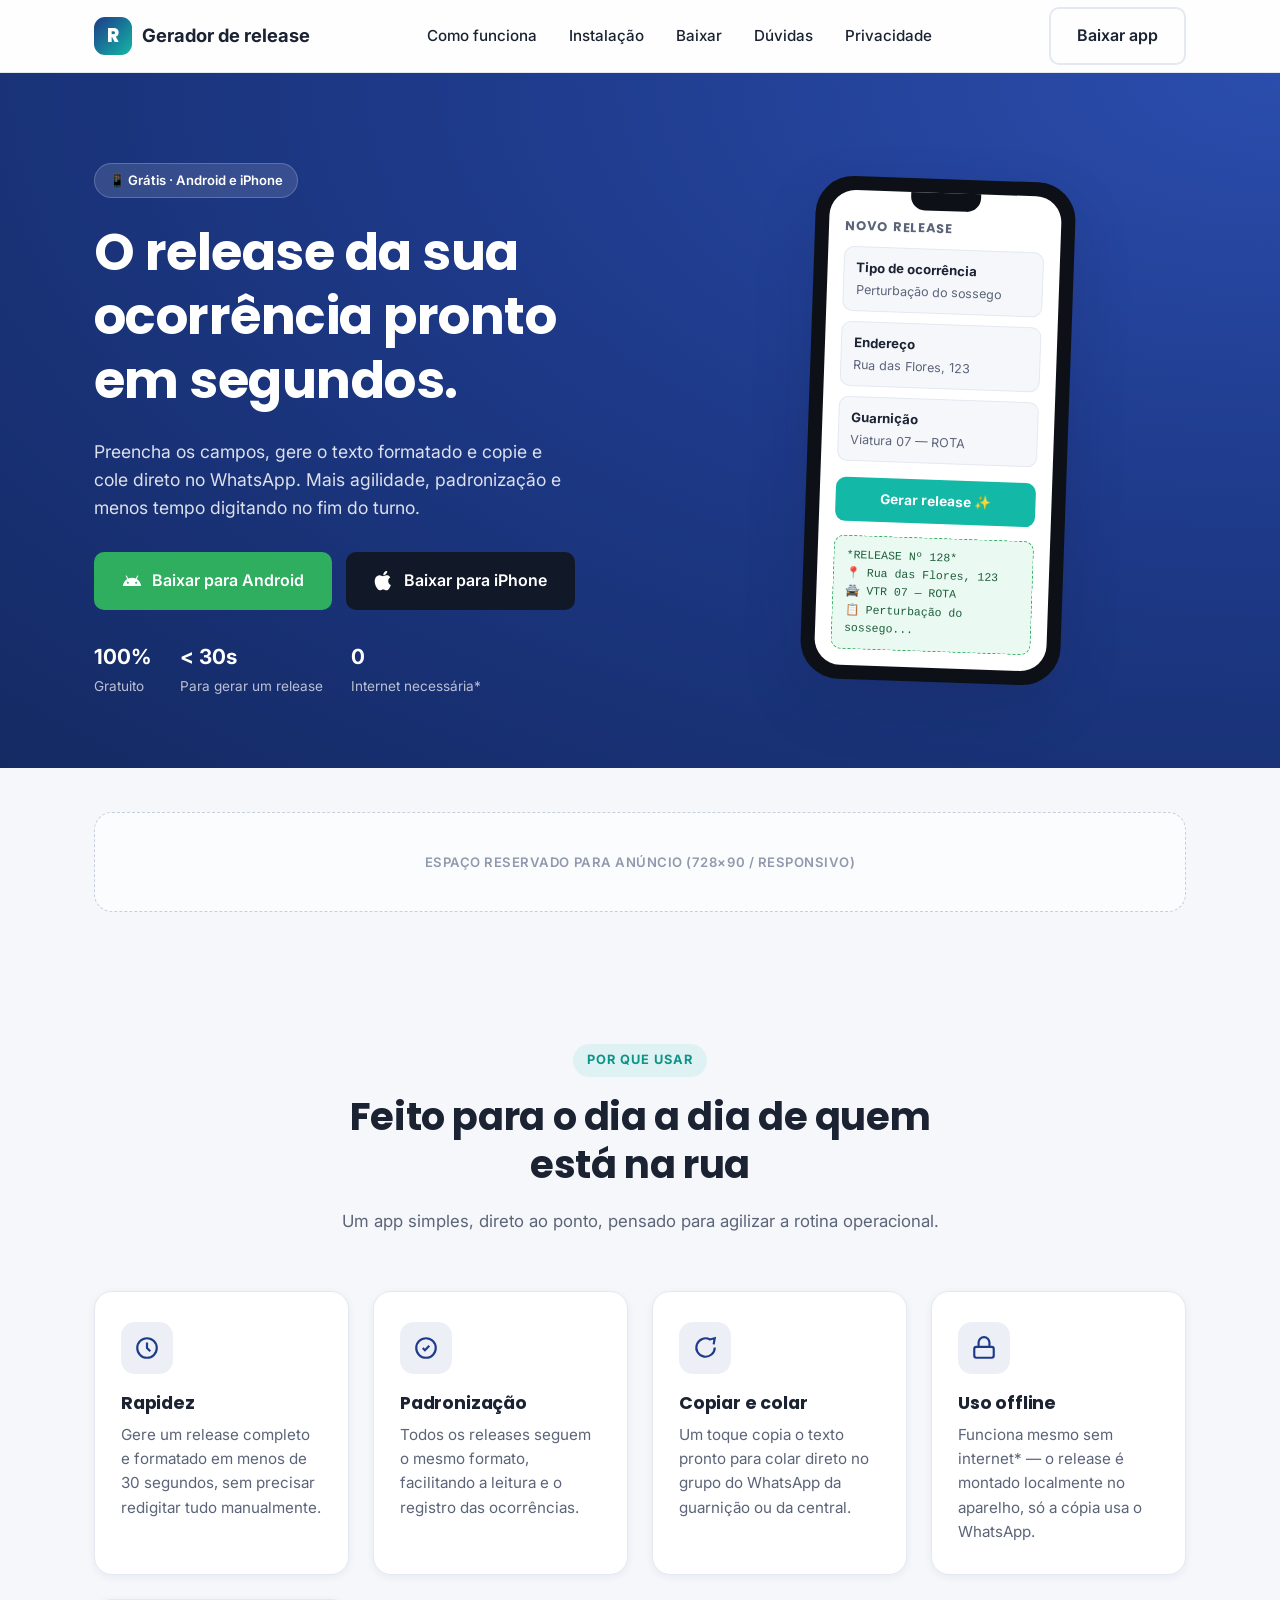
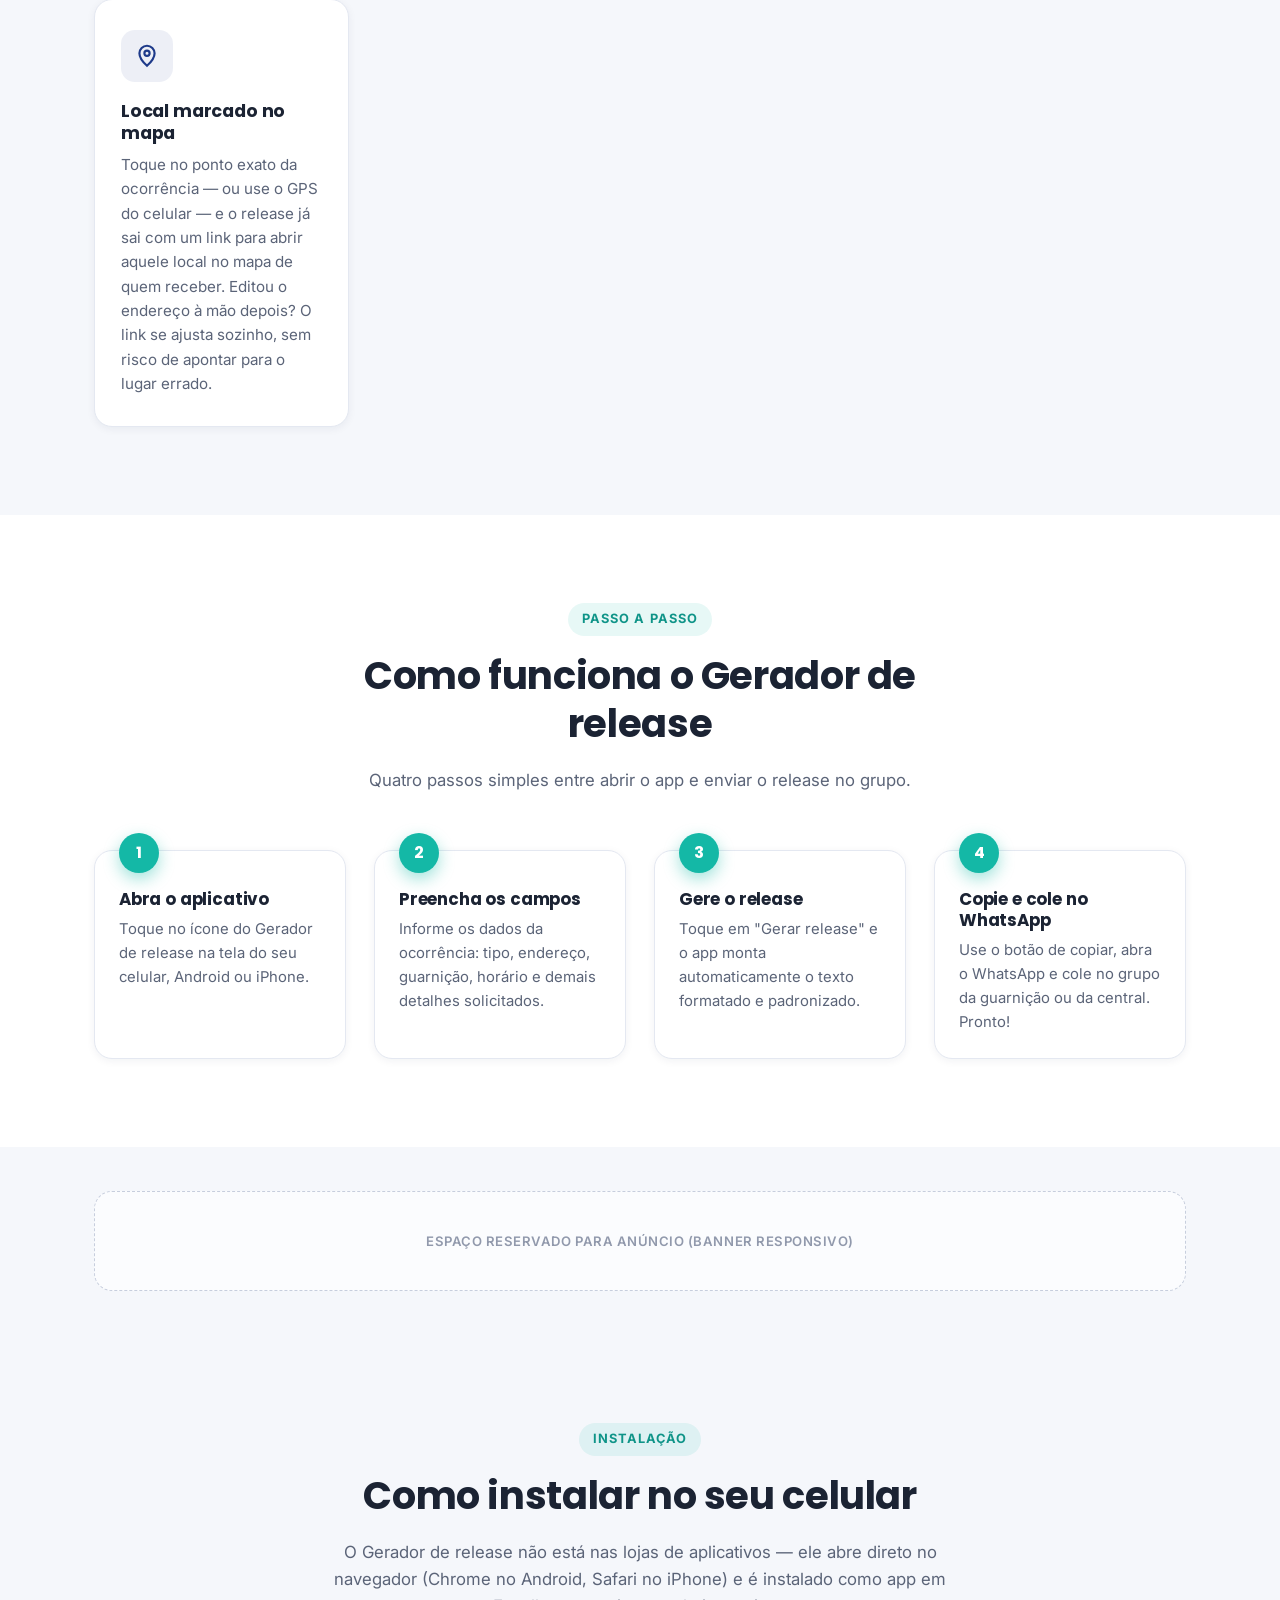
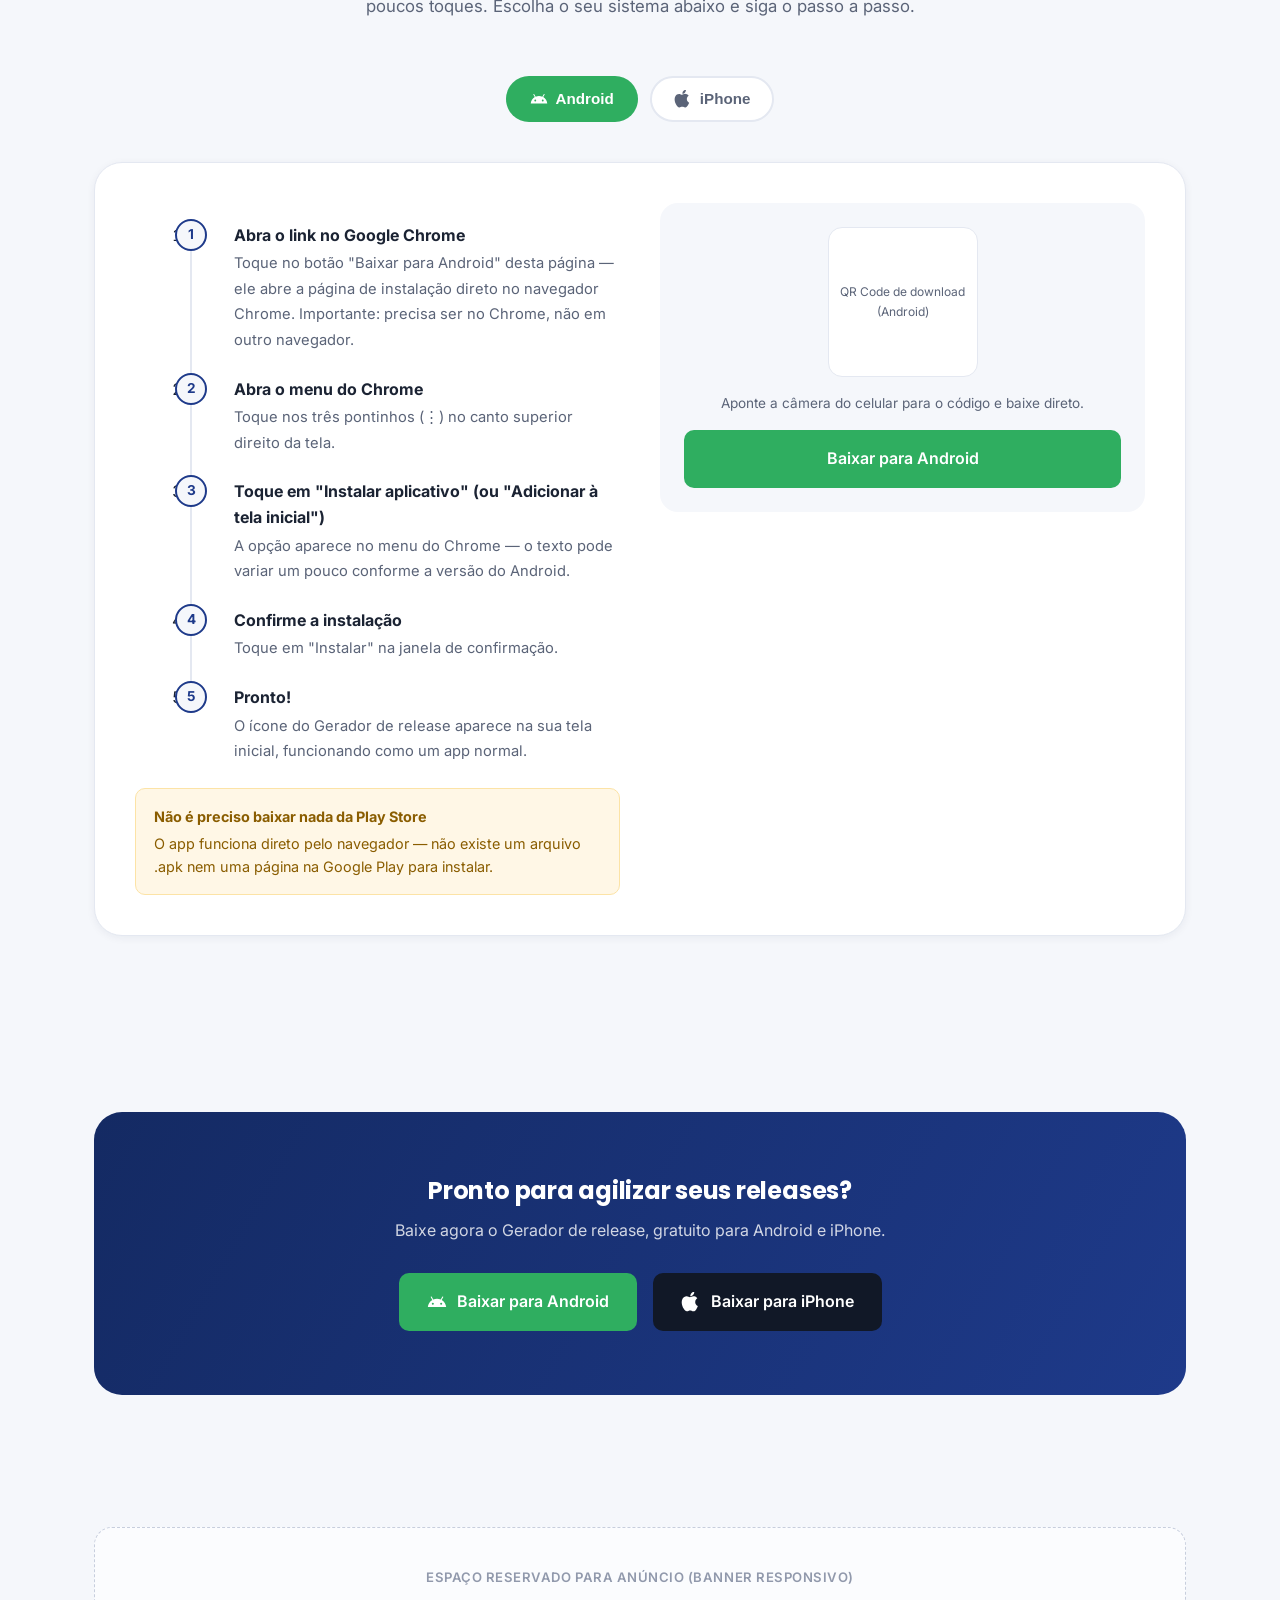
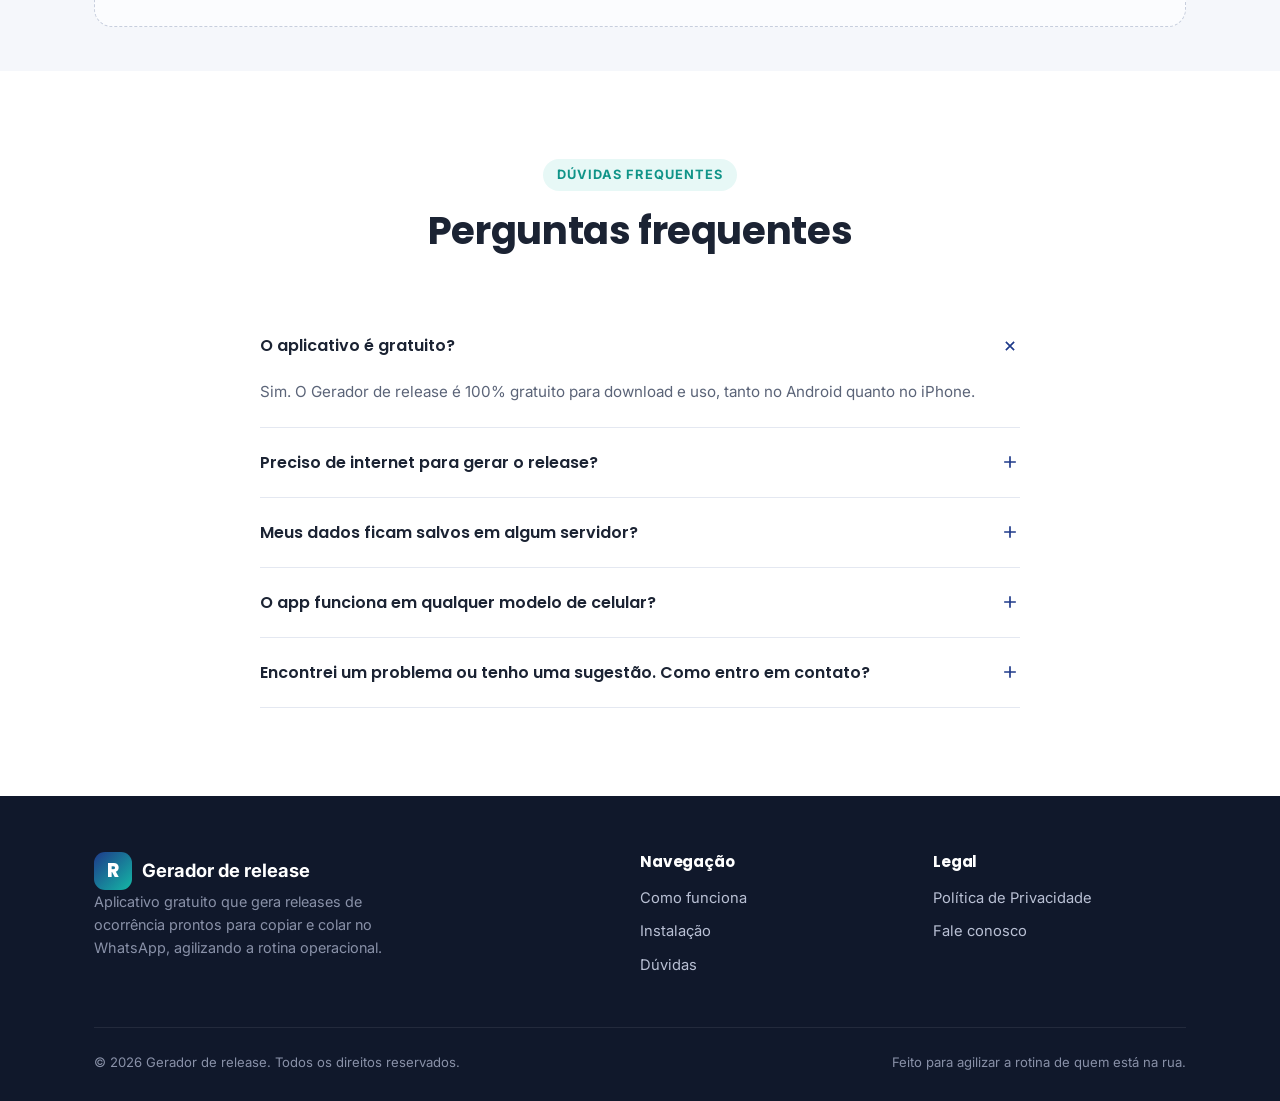
<file: index.html>
<!DOCTYPE html>
<html lang="pt-BR">
<head>
<meta charset="UTF-8">
<meta name="viewport" content="width=device-width, initial-scale=1.0">
<title>Gerador de release — Ocorrências prontas para o WhatsApp em segundos</title>
<meta name="description" content="Aplicativo gratuito para Android e iPhone que gera o release da ocorrência já formatado, pronto para copiar e colar no WhatsApp. Mais agilidade e padronização no dia a dia do policial.">

<!-- Favicon simples (SVG embutido, sem precisar de arquivo externo) -->
<link rel="icon" href="data:image/svg+xml,%3Csvg xmlns='http://www.w3.org/2000/svg' viewBox='0 0 100 100'%3E%3Crect width='100' height='100' rx='22' fill='%231E3A8A'/%3E%3Ctext x='50' y='66' font-size='58' font-family='Arial' font-weight='bold' fill='%2314B8A6' text-anchor='middle'%3ER%3C/text%3E%3C/svg%3E">

<link rel="preconnect" href="https://fonts.googleapis.com">
<link rel="preconnect" href="https://fonts.gstatic.com" crossorigin>
<link href="https://fonts.googleapis.com/css2?family=Inter:wght@400;500;600;700&family=Poppins:wght@600;700;800&display=swap" rel="stylesheet">
<link rel="stylesheet" href="assets/css/style.css">

<!-- Google AdSense -->
<script async src="https://pagead2.googlesyndication.com/pagead/js/adsbygoogle.js?client=ca-pub-8274469364423308" crossorigin="anonymous"></script>
</head>
<body>

<a class="skip-link" href="#conteudo" style="position:absolute;left:-999px;">Pular para o conteúdo</a>

<!-- ============================== HEADER ============================== -->
<header class="site-header">
  <div class="container">
    <a href="index.html" class="brand">
      <span class="brand-mark">R</span>
      Gerador de release
    </a>

    <nav class="main-nav" id="mainNav">
      <a href="#como-funciona">Como funciona</a>
      <a href="#instalacao">Instalação</a>
      <a href="#download">Baixar</a>
      <a href="#faq">Dúvidas</a>
      <a href="privacidade.html">Privacidade</a>
    </nav>

    <div class="nav-cta">
      <a href="#download" class="btn btn-outline">Baixar app</a>
    </div>

    <button class="nav-toggle" id="navToggle" aria-label="Abrir menu">
      <span></span><span></span><span></span>
    </button>
  </div>
</header>

<main id="conteudo">

  <!-- ============================== HERO ============================== -->
  <section class="hero">
    <div class="container">
      <div class="hero-text">
        <span class="hero-badge">📱 Grátis · Android e iPhone</span>
        <h1>O release da sua ocorrência pronto em segundos.</h1>
        <p class="hero-sub">Preencha os campos, gere o texto formatado e copie e cole direto no WhatsApp. Mais agilidade, padronização e menos tempo digitando no fim do turno.</p>

        <div class="hero-actions">
          <a href="https://davidfsantos10.github.io/app/android.html" target="_blank" rel="noopener" class="btn btn-android">
            <svg viewBox="0 0 24 24" fill="currentColor"><path d="M17.6 9.48l1.84-3.18c.16-.31.04-.69-.26-.85-.29-.15-.65-.06-.83.22l-1.88 3.24a11.43 11.43 0 0 0-8.94 0L5.65 5.67c-.19-.28-.55-.37-.84-.22-.3.16-.42.54-.26.85L6.4 9.48C3.3 11.25 1.28 14.44 1 18h22c-.28-3.56-2.3-6.75-5.4-8.52M7 15.25a1.25 1.25 0 1 1 0-2.5 1.25 1.25 0 0 1 0 2.5m10 0a1.25 1.25 0 1 1 0-2.5 1.25 1.25 0 0 1 0 2.5"/></svg>
            Baixar para Android
          </a>
          <a href="https://davidfsantos10.github.io/app/ios.html" target="_blank" rel="noopener" class="btn btn-ios">
            <svg viewBox="0 0 24 24" fill="currentColor"><path d="M17.05 12.04c-.03-3 2.45-4.44 2.56-4.51-1.4-2.04-3.58-2.32-4.36-2.35-1.85-.19-3.62 1.09-4.56 1.09-.94 0-2.39-1.06-3.93-1.03-2.02.03-3.88 1.18-4.92 2.99-2.1 3.64-.54 9.02 1.51 11.98 1 1.45 2.19 3.07 3.75 3.01 1.51-.06 2.08-.97 3.9-.97 1.82 0 2.34.97 3.93.94 1.62-.03 2.65-1.47 3.64-2.93 1.15-1.68 1.62-3.31 1.64-3.39-.04-.02-3.14-1.21-3.17-4.83M14.7 3.36c.83-1 1.39-2.39 1.24-3.78-1.19.05-2.64.8-3.5 1.79-.77.88-1.44 2.29-1.26 3.64 1.32.1 2.67-.67 3.52-1.65"/></svg>
            Baixar para iPhone
          </a>
        </div>

        <div class="hero-meta">
          <div><strong>100%</strong><span>Gratuito</span></div>
          <div><strong>&lt; 30s</strong><span>Para gerar um release</span></div>
          <div><strong>0</strong><span>Internet necessária*</span></div>
        </div>
      </div>

      <div class="hero-visual">
        <div class="phone-mock">
          <div class="phone-screen">
            <h4>Novo release</h4>
            <div class="mock-field"><b>Tipo de ocorrência</b>Perturbação do sossego</div>
            <div class="mock-field"><b>Endereço</b>Rua das Flores, 123</div>
            <div class="mock-field"><b>Guarnição</b>Viatura 07 — ROTA</div>
            <div class="mock-btn">Gerar release ✨</div>
            <div class="mock-output">
              *RELEASE Nº 128*<br>
              📍 Rua das Flores, 123<br>
              🚔 VTR 07 — ROTA<br>
              📋 Perturbação do sossego...
            </div>
          </div>
        </div>
      </div>
    </div>
  </section>

  <!-- ============================== ANÚNCIO (topo) ============================== -->
  <div class="ad-slot ad-slot--section">
    <div class="ad-inner">
      <!-- ESPAÇO DE ANÚNCIO — troque este bloco pelo <ins class="adsbygoogle">...</ins> do AdSense. Veja o README. -->
      Espaço reservado para anúncio (728×90 / responsivo)
    </div>
  </div>

  <!-- ============================== RECURSOS ============================== -->
  <section id="recursos">
    <div class="container">
      <div class="section-head">
        <span class="section-tag">Por que usar</span>
        <h2>Feito para o dia a dia de quem está na rua</h2>
        <p>Um app simples, direto ao ponto, pensado para agilizar a rotina operacional.</p>
      </div>

      <div class="features-grid">
        <div class="feature-card">
          <div class="feature-icon">
            <svg viewBox="0 0 24 24" fill="none" stroke="currentColor" stroke-width="2"><circle cx="12" cy="12" r="9"/><path d="M12 7v5l3 3"/></svg>
          </div>
          <h3>Rapidez</h3>
          <p>Gere um release completo e formatado em menos de 30 segundos, sem precisar redigitar tudo manualmente.</p>
        </div>

        <div class="feature-card">
          <div class="feature-icon">
            <svg viewBox="0 0 24 24" fill="none" stroke="currentColor" stroke-width="2"><path d="M9 12l2 2 4-4"/><circle cx="12" cy="12" r="9"/></svg>
          </div>
          <h3>Padronização</h3>
          <p>Todos os releases seguem o mesmo formato, facilitando a leitura e o registro das ocorrências.</p>
        </div>

        <div class="feature-card">
          <div class="feature-icon">
            <svg viewBox="0 0 24 24" fill="none" stroke="currentColor" stroke-width="2"><path d="M21 11.5a8.5 8.5 0 1 1-4.4-7.4L21 3l-1 5.6"/></svg>
          </div>
          <h3>Copiar e colar</h3>
          <p>Um toque copia o texto pronto para colar direto no grupo do WhatsApp da guarnição ou da central.</p>
        </div>

        <div class="feature-card">
          <div class="feature-icon">
            <svg viewBox="0 0 24 24" fill="none" stroke="currentColor" stroke-width="2"><rect x="3" y="11" width="18" height="10" rx="2"/><path d="M7 11V7a5 5 0 0 1 10 0v4"/></svg>
          </div>
          <h3>Uso offline</h3>
          <p>Funciona mesmo sem internet* — o release é montado localmente no aparelho, só a cópia usa o WhatsApp.</p>
        </div>

        <div class="feature-card">
          <div class="feature-icon">
            <svg viewBox="0 0 24 24" fill="none" stroke="currentColor" stroke-width="2"><path d="M12 21s-7-6.1-7-11.5A7 7 0 0 1 19 9.5C19 14.9 12 21 12 21z"/><circle cx="12" cy="9.5" r="2.4"/></svg>
          </div>
          <h3>Local marcado no mapa</h3>
          <p>Toque no ponto exato da ocorrência — ou use o GPS do celular — e o release já sai com um link para abrir aquele local no mapa de quem receber. Editou o endereço à mão depois? O link se ajusta sozinho, sem risco de apontar para o lugar errado.</p>
        </div>
      </div>
    </div>
  </section>

  <!-- ============================== COMO FUNCIONA ============================== -->
  <section id="como-funciona" style="background:var(--surface);">
    <div class="container">
      <div class="section-head">
        <span class="section-tag">Passo a passo</span>
        <h2>Como funciona o Gerador de release</h2>
        <p>Quatro passos simples entre abrir o app e enviar o release no grupo.</p>
      </div>

      <div class="steps">
        <div class="step-card">
          <div class="step-num">1</div>
          <h3>Abra o aplicativo</h3>
          <p>Toque no ícone do Gerador de release na tela do seu celular, Android ou iPhone.</p>
        </div>
        <div class="step-card">
          <div class="step-num">2</div>
          <h3>Preencha os campos</h3>
          <p>Informe os dados da ocorrência: tipo, endereço, guarnição, horário e demais detalhes solicitados.</p>
        </div>
        <div class="step-card">
          <div class="step-num">3</div>
          <h3>Gere o release</h3>
          <p>Toque em "Gerar release" e o app monta automaticamente o texto formatado e padronizado.</p>
        </div>
        <div class="step-card">
          <div class="step-num">4</div>
          <h3>Copie e cole no WhatsApp</h3>
          <p>Use o botão de copiar, abra o WhatsApp e cole no grupo da guarnição ou da central. Pronto!</p>
        </div>
      </div>
    </div>
  </section>

  <!-- ============================== ANÚNCIO (meio) ============================== -->
  <div class="ad-slot ad-slot--section">
    <div class="ad-inner">
      <!-- ESPAÇO DE ANÚNCIO — troque este bloco pelo <ins class="adsbygoogle">...</ins> do AdSense. Veja o README. -->
      Espaço reservado para anúncio (banner responsivo)
    </div>
  </div>

  <!-- ============================== INSTALAÇÃO ============================== -->
  <section id="instalacao">
    <div class="container">
      <div class="section-head">
        <span class="section-tag">Instalação</span>
        <h2>Como instalar no seu celular</h2>
        <p>O Gerador de release não está nas lojas de aplicativos — ele abre direto no navegador (Chrome no Android, Safari no iPhone) e é instalado como app em poucos toques. Escolha o seu sistema abaixo e siga o passo a passo.</p>
      </div>

      <div class="install-tabs">
        <button class="tab-btn active" data-tab="android">
          <svg viewBox="0 0 24 24" fill="currentColor"><path d="M17.6 9.48l1.84-3.18c.16-.31.04-.69-.26-.85-.29-.15-.65-.06-.83.22l-1.88 3.24a11.43 11.43 0 0 0-8.94 0L5.65 5.67c-.19-.28-.55-.37-.84-.22-.3.16-.42.54-.26.85L6.4 9.48C3.3 11.25 1.28 14.44 1 18h22c-.28-3.56-2.3-6.75-5.4-8.52M7 15.25a1.25 1.25 0 1 1 0-2.5 1.25 1.25 0 0 1 0 2.5m10 0a1.25 1.25 0 1 1 0-2.5 1.25 1.25 0 0 1 0 2.5"/></svg>
          Android
        </button>
        <button class="tab-btn" data-tab="ios">
          <svg viewBox="0 0 24 24" fill="currentColor"><path d="M17.05 12.04c-.03-3 2.45-4.44 2.56-4.51-1.4-2.04-3.58-2.32-4.36-2.35-1.85-.19-3.62 1.09-4.56 1.09-.94 0-2.39-1.06-3.93-1.03-2.02.03-3.88 1.18-4.92 2.99-2.1 3.64-.54 9.02 1.51 11.98 1 1.45 2.19 3.07 3.75 3.01 1.51-.06 2.08-.97 3.9-.97 1.82 0 2.34.97 3.93.94 1.62-.03 2.65-1.47 3.64-2.93 1.15-1.68 1.62-3.31 1.64-3.39-.04-.02-3.14-1.21-3.17-4.83M14.7 3.36c.83-1 1.39-2.39 1.24-3.78-1.19.05-2.64.8-3.5 1.79-.77.88-1.44 2.29-1.26 3.64 1.32.1 2.67-.67 3.52-1.65"/></svg>
          iPhone
        </button>
      </div>

      <!-- ---- Android ---- -->
      <div class="tab-panel active" id="tab-android">
        <div class="install-card">
          <div>
            <ol class="install-list">
              <li><strong>Abra o link no Google Chrome</strong><span>Toque no botão "Baixar para Android" desta página — ele abre a página de instalação direto no navegador Chrome. Importante: precisa ser no Chrome, não em outro navegador.</span></li>
              <li><strong>Abra o menu do Chrome</strong><span>Toque nos três pontinhos (⋮) no canto superior direito da tela.</span></li>
              <li><strong>Toque em "Instalar aplicativo" (ou "Adicionar à tela inicial")</strong><span>A opção aparece no menu do Chrome — o texto pode variar um pouco conforme a versão do Android.</span></li>
              <li><strong>Confirme a instalação</strong><span>Toque em "Instalar" na janela de confirmação.</span></li>
              <li><strong>Pronto!</strong><span>O ícone do Gerador de release aparece na sua tela inicial, funcionando como um app normal.</span></li>
            </ol>

            <div class="install-note">
              <strong>Não é preciso baixar nada da Play Store</strong>
              O app funciona direto pelo navegador — não existe um arquivo .apk nem uma página na Google Play para instalar.
            </div>
          </div>

          <div class="install-side">
            <div class="qr-box">QR Code de download (Android)</div>
            <p style="font-size:.85rem;color:var(--text-muted);margin-bottom:0;">Aponte a câmera do celular para o código e baixe direto.</p>
            <a href="https://davidfsantos10.github.io/app/android.html" target="_blank" rel="noopener" class="btn btn-android btn-block">Baixar para Android</a>
          </div>
        </div>
      </div>

      <!-- ---- iOS ---- -->
      <div class="tab-panel" id="tab-ios">
        <div class="install-card">
          <div>
            <ol class="install-list">
              <li><strong>Abra o link no Safari</strong><span>Toque no botão "Baixar para iPhone" desta página — ele abre a página de instalação direto no navegador Safari. Importante: precisa ser no Safari (não funciona pelo Chrome no iPhone).</span></li>
              <li><strong>Toque no ícone de compartilhar</strong><span>É o quadrado com uma seta para cima, na barra inferior (ou superior, dependendo do modelo) do Safari.</span></li>
              <li><strong>Escolha "Adicionar à Tela de Início"</strong><span>Role a lista de opções até encontrar "Adicionar à Tela de Início".</span></li>
              <li><strong>Confirme tocando em "Adicionar"</strong><span>No canto superior direito da tela.</span></li>
              <li><strong>Pronto!</strong><span>O ícone do Gerador de release aparece na sua tela inicial, funcionando como um app normal.</span></li>
            </ol>

            <div class="install-note">
              <strong>Não é preciso baixar nada da App Store</strong>
              O app funciona direto pelo navegador — não existe uma página na App Store nem convite de TestFlight para instalar.
            </div>
          </div>

          <div class="install-side">
            <div class="qr-box">QR Code de download (iPhone)</div>
            <p style="font-size:.85rem;color:var(--text-muted);margin-bottom:0;">Aponte a câmera do iPhone para o código e baixe direto.</p>
            <a href="https://davidfsantos10.github.io/app/ios.html" target="_blank" rel="noopener" class="btn btn-ios btn-block">Baixar para iPhone</a>
          </div>
        </div>
      </div>
    </div>
  </section>

  <!-- ============================== DOWNLOAD FINAL ============================== -->
  <section id="download">
    <div class="container">
      <div class="download-cta">
        <h2>Pronto para agilizar seus releases?</h2>
        <p>Baixe agora o Gerador de release, gratuito para Android e iPhone.</p>
        <div class="download-buttons">
          <a href="https://davidfsantos10.github.io/app/android.html" target="_blank" rel="noopener" class="btn btn-android" id="androidDownload">
            <svg viewBox="0 0 24 24" fill="currentColor"><path d="M17.6 9.48l1.84-3.18c.16-.31.04-.69-.26-.85-.29-.15-.65-.06-.83.22l-1.88 3.24a11.43 11.43 0 0 0-8.94 0L5.65 5.67c-.19-.28-.55-.37-.84-.22-.3.16-.42.54-.26.85L6.4 9.48C3.3 11.25 1.28 14.44 1 18h22c-.28-3.56-2.3-6.75-5.4-8.52M7 15.25a1.25 1.25 0 1 1 0-2.5 1.25 1.25 0 0 1 0 2.5m10 0a1.25 1.25 0 1 1 0-2.5 1.25 1.25 0 0 1 0 2.5"/></svg>
            Baixar para Android
          </a>
          <a href="https://davidfsantos10.github.io/app/ios.html" target="_blank" rel="noopener" class="btn btn-ios" id="iosDownload">
            <svg viewBox="0 0 24 24" fill="currentColor"><path d="M17.05 12.04c-.03-3 2.45-4.44 2.56-4.51-1.4-2.04-3.58-2.32-4.36-2.35-1.85-.19-3.62 1.09-4.56 1.09-.94 0-2.39-1.06-3.93-1.03-2.02.03-3.88 1.18-4.92 2.99-2.1 3.64-.54 9.02 1.51 11.98 1 1.45 2.19 3.07 3.75 3.01 1.51-.06 2.08-.97 3.9-.97 1.82 0 2.34.97 3.93.94 1.62-.03 2.65-1.47 3.64-2.93 1.15-1.68 1.62-3.31 1.64-3.39-.04-.02-3.14-1.21-3.17-4.83M14.7 3.36c.83-1 1.39-2.39 1.24-3.78-1.19.05-2.64.8-3.5 1.79-.77.88-1.44 2.29-1.26 3.64 1.32.1 2.67-.67 3.52-1.65"/></svg>
            Baixar para iPhone
          </a>
        </div>
      </div>
    </div>
  </section>

  <!-- ============================== ANÚNCIO (antes do FAQ) ============================== -->
  <div class="ad-slot ad-slot--section">
    <div class="ad-inner">
      <!-- ESPAÇO DE ANÚNCIO — troque este bloco pelo <ins class="adsbygoogle">...</ins> do AdSense. Veja o README. -->
      Espaço reservado para anúncio (banner responsivo)
    </div>
  </div>

  <!-- ============================== FAQ ============================== -->
  <section id="faq" style="background:var(--surface);">
    <div class="container">
      <div class="section-head">
        <span class="section-tag">Dúvidas frequentes</span>
        <h2>Perguntas frequentes</h2>
      </div>

      <div class="faq-list">
        <div class="faq-item open">
          <button class="faq-q">O aplicativo é gratuito?
            <svg viewBox="0 0 24 24" fill="none" stroke="currentColor" stroke-width="2"><path d="M12 5v14M5 12h14"/></svg>
          </button>
          <div class="faq-a"><p>Sim. O Gerador de release é 100% gratuito para download e uso, tanto no Android quanto no iPhone.</p></div>
        </div>
        <div class="faq-item">
          <button class="faq-q">Preciso de internet para gerar o release?
            <svg viewBox="0 0 24 24" fill="none" stroke="currentColor" stroke-width="2"><path d="M12 5v14M5 12h14"/></svg>
          </button>
          <div class="faq-a"><p>Não. O texto é montado localmente no aparelho a partir dos campos preenchidos. Internet só é necessária para abrir o WhatsApp e enviar a mensagem.</p></div>
        </div>
        <div class="faq-item">
          <button class="faq-q">Meus dados ficam salvos em algum servidor?
            <svg viewBox="0 0 24 24" fill="none" stroke="currentColor" stroke-width="2"><path d="M12 5v14M5 12h14"/></svg>
          </button>
          <div class="faq-a"><p>Consulte a nossa <a href="privacidade.html">Política de Privacidade</a> para saber exatamente quais dados são tratados e como.</p></div>
        </div>
        <div class="faq-item">
          <button class="faq-q">O app funciona em qualquer modelo de celular?
            <svg viewBox="0 0 24 24" fill="none" stroke="currentColor" stroke-width="2"><path d="M12 5v14M5 12h14"/></svg>
          </button>
          <div class="faq-a"><p>O app funciona em aparelhos Android e iPhone com versões de sistema recentes. Recomendamos manter seu sistema operacional atualizado.</p></div>
        </div>
        <div class="faq-item">
          <button class="faq-q">Encontrei um problema ou tenho uma sugestão. Como entro em contato?
            <svg viewBox="0 0 24 24" fill="none" stroke="currentColor" stroke-width="2"><path d="M12 5v14M5 12h14"/></svg>
          </button>
          <div class="faq-a"><p>Envie um e-mail para <a href="mailto:davidpmfsantos@gmail.com">davidpmfsantos@gmail.com</a>.</p></div>
        </div>
      </div>
    </div>
  </section>

</main>

<!-- ============================== FOOTER ============================== -->
<footer class="site-footer">
  <div class="container">
    <div class="footer-grid">
      <div class="footer-brand">
        <a href="index.html" class="brand" style="color:#fff;">
          <span class="brand-mark">R</span>
          Gerador de release
        </a>
        <p>Aplicativo gratuito que gera releases de ocorrência prontos para copiar e colar no WhatsApp, agilizando a rotina operacional.</p>
      </div>
      <div>
        <h4>Navegação</h4>
        <ul>
          <li><a href="#como-funciona">Como funciona</a></li>
          <li><a href="#instalacao">Instalação</a></li>
          <li><a href="#faq">Dúvidas</a></li>
        </ul>
      </div>
      <div>
        <h4>Legal</h4>
        <ul>
          <li><a href="privacidade.html">Política de Privacidade</a></li>
          <li><a href="mailto:davidpmfsantos@gmail.com">Fale conosco</a></li>
        </ul>
      </div>
    </div>
    <div class="footer-bottom">
      <span>© <span id="year"></span> Gerador de release. Todos os direitos reservados.</span>
      <span>Feito para agilizar a rotina de quem está na rua.</span>
    </div>
  </div>
</footer>

<script src="assets/js/main.js"></script>
</body>
</html>
</file>
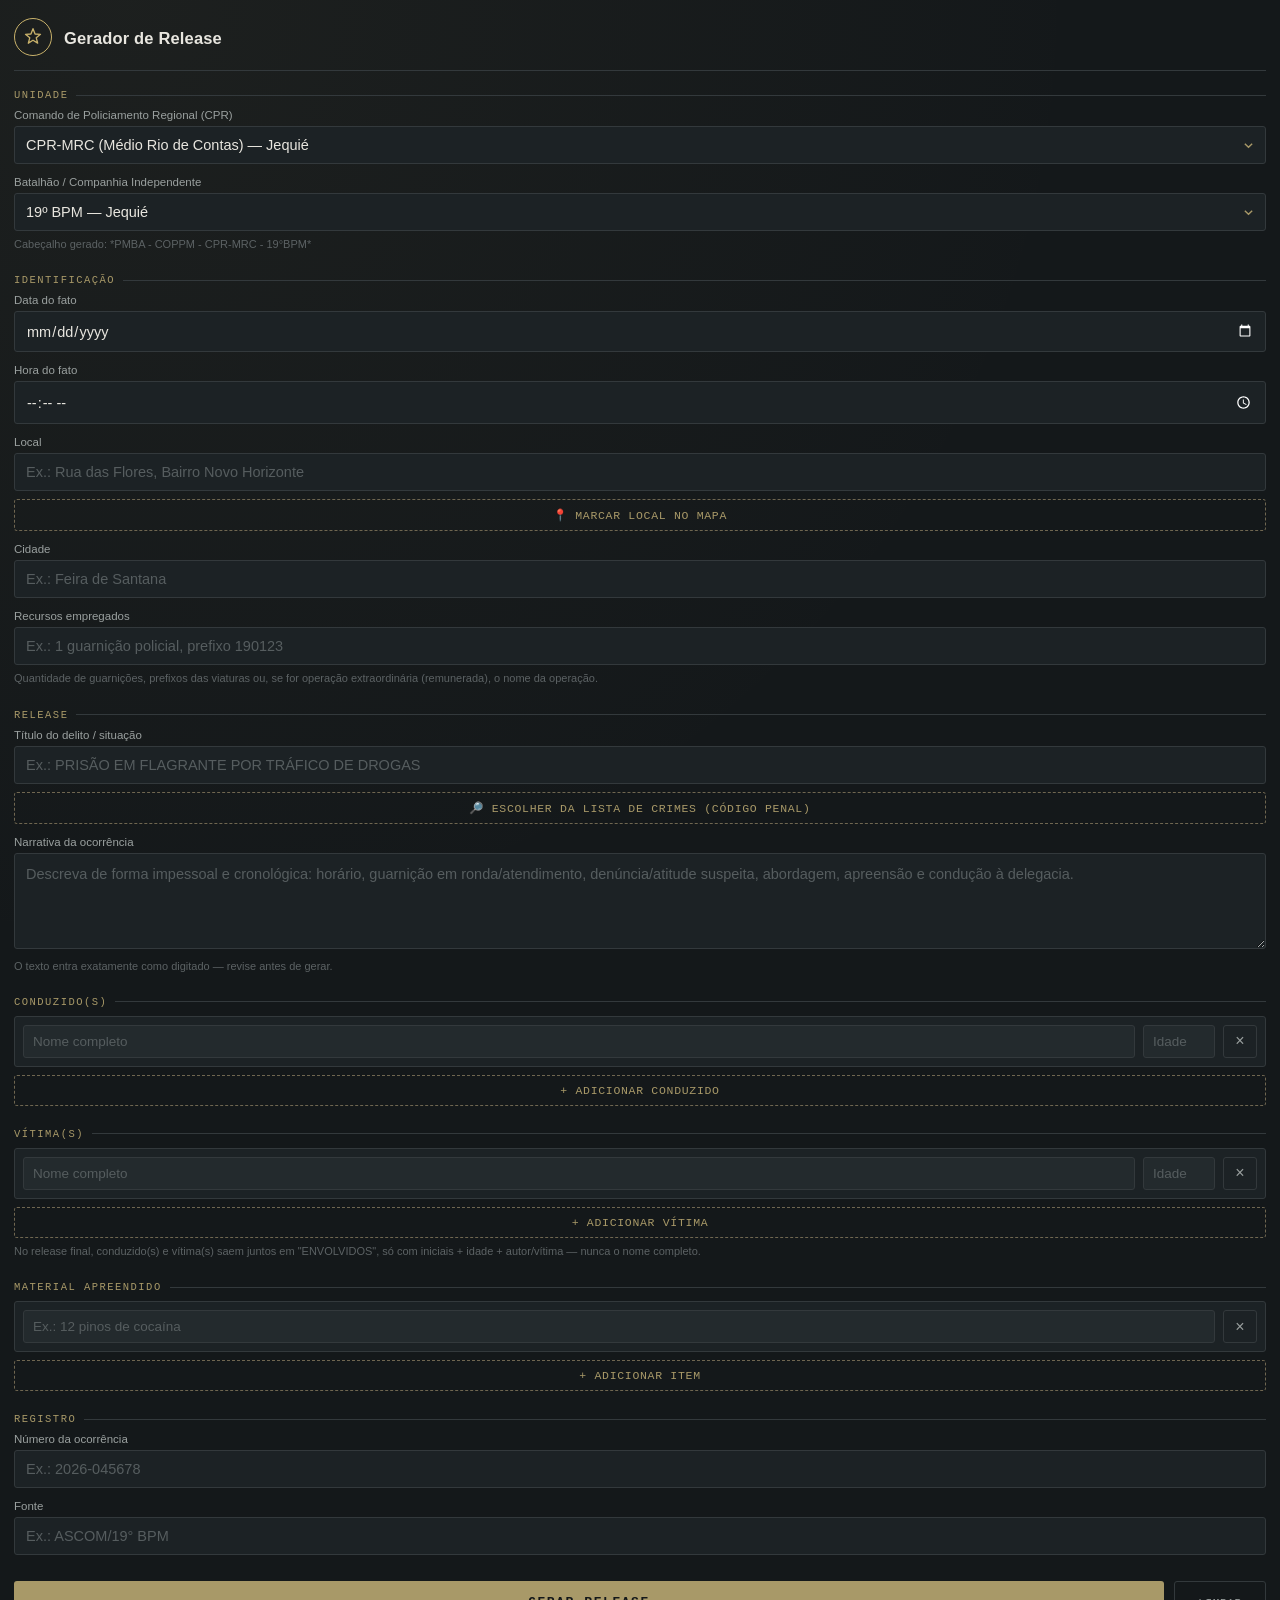
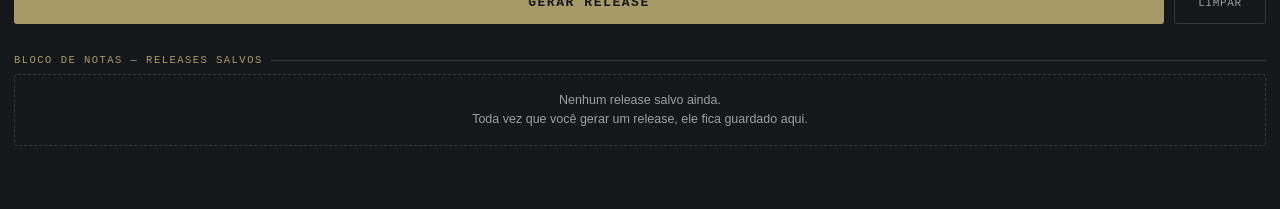
<file: app/index.html>
<!DOCTYPE html>
<html lang="pt-BR">
<head>
<meta charset="UTF-8">
<meta name="viewport" content="width=device-width, initial-scale=1.0">
<title>Release Fácil</title>
<meta name="description" content="Ferramenta para preenchimento automático de releases operacionais da PMBA, no modelo padrão de comunicação, com histórico de releases salvos.">
<meta property="og:title" content="Gerador de Release — PMBA">
<meta property="og:description" content="Preenchimento automático de releases operacionais no modelo padrão da PMBA.">
<meta property="og:type" content="website">
<link rel="manifest" href="manifest.json">
<meta name="theme-color" content="#14181a">
<link rel="icon" href="icon-192.png">
<link rel="apple-touch-icon" href="icon-192.png">
<meta name="apple-mobile-web-app-capable" content="yes">
<meta name="apple-mobile-web-app-status-bar-style" content="black-translucent">
<meta name="apple-mobile-web-app-title" content="Release Fácil">
<style>
  :root{
    --bg: #14181a;
    --panel: #1c2225;
    --panel-raised: #232a2d;
    --line: #33393c;
    --khaki: #a89968;
    --khaki-dim: #6f6650;
    --brass: #c9b26b;
    --ink: #e8e6df;
    --ink-dim: #9aa09f;
    --danger: #b3453f;
    --ok: #6f8f5a;
    --mono: "IBM Plex Mono", "SFMono-Regular", Menlo, Consolas, monospace;
    --sans: "IBM Plex Sans", "Segoe UI", Arial, sans-serif;
  }
  * { box-sizing: border-box; }
  html, body { margin:0; padding:0; }
  html{ color-scheme: dark; }
  body{
    background: var(--bg);
    color: var(--ink);
    font-family: var(--sans);
    padding: 18px 14px 60px;
    background-image:
      radial-gradient(circle at 10% 0%, rgba(168,153,104,0.06), transparent 45%);
  }

  .masthead{
    display:flex;
    align-items:center;
    gap:12px;
    padding-bottom:14px;
    margin-bottom:18px;
    border-bottom: 1px solid var(--line);
  }
  .badge{
    width:38px; height:38px;
    flex-shrink:0;
    border-radius:50%;
    border:1.5px solid var(--brass);
    display:flex; align-items:center; justify-content:center;
    font-family: var(--mono);
    font-weight:700;
    font-size:13px;
    color: var(--brass);
    letter-spacing:-0.5px;
  }
  .masthead-text .eyebrow{
    font-family: var(--mono);
    font-size:10.5px;
    letter-spacing: 0.14em;
    color: var(--khaki);
    text-transform: uppercase;
  }
  .masthead-text h1{
    margin:2px 0 0;
    font-size:16.5px;
    font-weight:700;
    letter-spacing:0.01em;
    color: var(--ink);
  }

  .section-label{
    font-family: var(--mono);
    font-size:10.5px;
    letter-spacing:0.14em;
    text-transform:uppercase;
    color: var(--khaki);
    margin: 22px 0 8px;
    display:flex;
    align-items:center;
    gap:8px;
  }
  .section-label::after{
    content:"";
    flex:1;
    height:1px;
    background: var(--line);
  }
  .section-label.first{ margin-top:4px; }

  label{
    display:block;
    font-size:11.5px;
    color: var(--ink-dim);
    margin-bottom:5px;
    margin-top:12px;
  }
  label.first{ margin-top:0; }

  input[type=text], input[type=date], input[type=time], input[type=number], textarea{
    width:100%;
    background: var(--panel);
    border: 1px solid var(--line);
    border-radius: 3px;
    color: var(--ink);
    font-family: var(--sans);
    font-size: 14.5px;
    padding: 10px 11px;
    outline: none;
    transition: border-color .15s;
  }
  input:focus, textarea:focus{ border-color: var(--khaki); }
  textarea{ resize: vertical; min-height: 96px; line-height:1.5; }
  input::placeholder, textarea::placeholder{ color: #565d5f; }

  .row2{ display:grid; grid-template-columns: 1fr 1fr; gap:10px; }

  .chip-list{ display:flex; flex-direction:column; gap:8px; margin-top:8px; }
  .chip{
    display:grid;
    grid-template-columns: 1fr 72px auto;
    gap:8px;
    background: var(--panel);
    border:1px solid var(--line);
    border-radius:3px;
    padding:8px;
  }
  .chip.single{ grid-template-columns: 1fr auto; }
  .chip input{ border:1px solid var(--line); background: var(--panel-raised); font-size:13.5px; padding:8px 9px; }
  .chip-remove{
    background:none; border:1px solid var(--line); color: var(--ink-dim);
    border-radius:3px; width:34px; cursor:pointer; font-size:16px; line-height:1;
  }
  .chip-remove:hover{ border-color: var(--danger); color: var(--danger); }

  .add-btn{
    margin-top:8px;
    background:none;
    border:1px dashed var(--khaki-dim);
    color: var(--khaki);
    font-family: var(--mono);
    font-size:11.5px;
    letter-spacing:0.06em;
    border-radius:3px;
    padding:8px 12px;
    cursor:pointer;
    width:100%;
    text-transform:uppercase;
  }
  .add-btn:hover{ border-color: var(--khaki); background: rgba(168,153,104,0.06); }

  .btn-row{
    display:grid;
    grid-template-columns: 1fr 92px;
    gap:10px;
    margin-top:26px;
  }
  .generate-btn{
    width:100%;
    background: var(--khaki);
    color: #14181a;
    border:none;
    border-radius:3px;
    padding:14px;
    font-family: var(--mono);
    font-weight:700;
    font-size:13px;
    letter-spacing:0.12em;
    text-transform:uppercase;
    cursor:pointer;
  }
  .generate-btn:active{ transform: translateY(1px); }

  .clear-btn{
    width:100%;
    background:none;
    color: var(--ink-dim);
    border:1px solid var(--line);
    border-radius:3px;
    padding:14px 4px;
    font-family: var(--mono);
    font-size:11px;
    letter-spacing:0.06em;
    text-transform:uppercase;
    cursor:pointer;
  }
  .clear-btn:hover{ border-color: var(--danger); color: var(--danger); }
  .clear-btn:active{ transform: translateY(1px); }

  .output-wrap{
    margin-top: 26px;
    display:none;
  }
  .output-wrap.show{ display:block; }

  .output-card{
    background: var(--panel);
    border: 1px solid var(--khaki-dim);
    border-radius: 4px;
    padding: 16px 14px;
    position: relative;
  }
  .quick-copy-btn{
    position:absolute;
    top:10px; right:10px;
    display:flex;
    align-items:center;
    gap:5px;
    background: var(--khaki);
    color: #14181a;
    border:none;
    border-radius:3px;
    padding:6px 10px;
    font-family: var(--mono);
    font-size:10.5px;
    font-weight:700;
    letter-spacing:0.06em;
    text-transform:uppercase;
    cursor:pointer;
  }
  .quick-copy-btn svg{ width:12px; height:12px; flex-shrink:0; }
  .quick-copy-btn.copied{
    background: var(--ok);
    color:#fff;
  }
  .stamp{
    position:absolute;
    top:12px; right:12px;
    font-family: var(--mono);
    font-size:9.5px;
    letter-spacing:0.1em;
    color: var(--ok);
    border:1px solid var(--ok);
    border-radius:2px;
    padding:2px 6px;
    text-transform:uppercase;
    opacity:0.85;
  }
  #outputText{
    white-space: pre-wrap;
    font-family: var(--sans);
    font-size: 14px;
    line-height: 1.55;
    color: var(--ink);
    margin:0;
    padding-top: 34px;
  }
  #outputText b{ color:#fff; }

  .copy-btn{
    margin-top:12px;
    width:100%;
    background: var(--panel-raised);
    border: 1px solid var(--khaki);
    color: var(--khaki);
    border-radius:3px;
    padding:12px;
    font-family: var(--mono);
    font-size:12px;
    letter-spacing:0.1em;
    text-transform:uppercase;
    cursor:pointer;
  }
  .copy-btn.copied{
    border-color: var(--ok);
    color: var(--ok);
  }

  .hint{
    font-size:11px;
    color:#5c6264;
    margin-top:6px;
    line-height:1.4;
  }

  .notepad{
    margin-top: 30px;
  }
  .notepad-empty{
    font-size:12.5px;
    color: var(--ink-dim);
    border:1px dashed var(--line);
    border-radius:4px;
    padding:16px;
    text-align:center;
    line-height:1.5;
  }
  .note-item{
    background: var(--panel);
    border:1px solid var(--line);
    border-radius:4px;
    margin-bottom:10px;
    overflow:hidden;
  }
  .note-head{
    display:flex;
    align-items:center;
    justify-content:space-between;
    gap:8px;
    padding:11px 12px;
    cursor:pointer;
  }
  .note-head-text{
    min-width:0;
  }
  .note-title{
    font-size:13px;
    color: var(--ink);
    white-space:nowrap;
    overflow:hidden;
    text-overflow:ellipsis;
  }
  .note-meta{
    font-family: var(--mono);
    font-size:10px;
    color: var(--khaki);
    letter-spacing:0.05em;
    margin-top:2px;
  }
  .note-chevron{
    font-family: var(--mono);
    color: var(--ink-dim);
    font-size:12px;
    flex-shrink:0;
    transition: transform .15s;
  }
  .note-item.open .note-chevron{ transform: rotate(90deg); }
  .note-body{
    display:none;
    padding: 0 12px 12px;
  }
  .note-item.open .note-body{ display:block; }
  .note-body pre{
    white-space: pre-wrap;
    font-family: var(--sans);
    font-size: 13px;
    line-height: 1.5;
    color: var(--ink);
    background: var(--panel-raised);
    border:1px solid var(--line);
    border-radius:3px;
    padding:10px;
    margin: 0 0 8px;
  }
  .note-actions{
    display:grid;
    grid-template-columns: 1fr 40px;
    gap:8px;
  }
  .note-copy{
    background:none;
    border:1px solid var(--khaki);
    color: var(--khaki);
    border-radius:3px;
    padding:8px;
    font-family: var(--mono);
    font-size:10.5px;
    letter-spacing:0.08em;
    text-transform:uppercase;
    cursor:pointer;
  }
  .note-copy.copied{ border-color: var(--ok); color: var(--ok); }
  .note-delete{
    background:none;
    border:1px solid var(--line);
    color: var(--ink-dim);
    border-radius:3px;
    cursor:pointer;
    font-size:15px;
  }
  .note-delete:hover{ border-color: var(--danger); color: var(--danger); }

  .clear-history-btn{
    width:100%;
    margin-top:4px;
    background:none;
    border:none;
    color:#5c6264;
    font-family: var(--mono);
    font-size:10.5px;
    letter-spacing:0.06em;
    text-transform:uppercase;
    text-decoration:underline;
    cursor:pointer;
    padding:8px;
  }
  .clear-history-btn:hover{ color: var(--danger); }
  .clear-history-btn.armed{
    color: var(--danger);
    font-weight:700;
  }

  select{
    width:100%;
    background: var(--panel);
    border: 1px solid var(--line);
    border-radius: 3px;
    color: var(--ink);
    font-family: var(--sans);
    font-size: 14.5px;
    padding: 10px 11px;
    outline: none;
    appearance: none;
    background-image: url("data:image/svg+xml;utf8,<svg xmlns='http://www.w3.org/2000/svg' width='12' height='12' viewBox='0 0 12 12'><path d='M2 4l4 4 4-4' fill='none' stroke='%23a89968' stroke-width='1.5'/></svg>");
    background-repeat: no-repeat;
    background-position: right 11px center;
    padding-right: 32px;
  }
  select:focus{ border-color: var(--khaki); }
  select option{ background: var(--panel); color: var(--ink); }
  select optgroup{
    background: var(--bg);
    color: var(--khaki);
    font-style: normal;
    font-weight: 700;
    font-size: 12px;
  }

  /* ---------- Seletor customizado (CPR / Batalhão) ---------- */
  .native-select-hidden{
    position:absolute;
    width:1px; height:1px;
    opacity:0; overflow:hidden;
    pointer-events:none;
  }
  .field-trigger{
    width:100%;
    display:flex;
    align-items:center;
    justify-content:space-between;
    gap:10px;
    background: var(--panel);
    border: 1px solid var(--line);
    border-radius: 3px;
    color: var(--ink);
    font-family: var(--sans);
    font-size: 14.5px;
    text-align:left;
    padding: 10px 11px;
    cursor:pointer;
    transition: border-color .15s;
  }
  .field-trigger:active{ background: var(--panel-raised); }
  .field-trigger:focus-visible{ border-color: var(--khaki); }
  .field-trigger-label{
    min-width:0;
    overflow:hidden;
    text-overflow:ellipsis;
    white-space:nowrap;
  }
  .field-trigger-chevron{
    flex-shrink:0;
    width:11px; height:11px;
    color: var(--khaki);
  }

  .picker-overlay{
    position:fixed; inset:0;
    background: rgba(10,12,13,0.72);
    display:flex;
    align-items:flex-end;
    z-index:100;
    opacity:0;
    pointer-events:none;
    transition: opacity .18s ease;
  }
  .picker-overlay.open{ opacity:1; pointer-events:auto; }

  .picker-sheet{
    width:100%;
    max-height:86vh;
    background: var(--bg);
    border-top: 1px solid var(--line);
    border-radius: 10px 10px 0 0;
    display:flex;
    flex-direction:column;
    transform: translateY(16px);
    opacity:0;
    transition: transform .2s cubic-bezier(.2,.7,.3,1), opacity .2s ease;
  }
  .picker-overlay.open .picker-sheet{ transform: translateY(0); opacity:1; }

  .picker-header{
    display:flex;
    align-items:flex-start;
    gap:10px;
    padding:18px 16px 14px;
    border-bottom:1px solid var(--line);
  }
  .picker-header-icon{
    width:30px; height:30px;
    flex-shrink:0;
    border-radius:50%;
    border:1.5px solid var(--brass);
    display:flex; align-items:center; justify-content:center;
  }
  .picker-header-icon svg{ width:15px; height:15px; color: var(--brass); }
  .picker-header-text{ flex:1; min-width:0; padding-top:1px; }
  .picker-eyebrow{
    font-family: var(--mono);
    font-size:10px;
    letter-spacing:0.14em;
    text-transform:uppercase;
    color: var(--khaki);
  }
  .picker-title{
    font-size:16px;
    font-weight:700;
    color: var(--ink);
    margin-top:2px;
    line-height:1.25;
  }
  .picker-close{
    flex-shrink:0;
    width:30px; height:30px;
    background:none;
    border:1px solid var(--line);
    color: var(--ink-dim);
    border-radius:3px;
    font-size:15px;
    line-height:1;
    cursor:pointer;
  }
  .picker-close:hover{ border-color: var(--danger); color: var(--danger); }

  .picker-search-wrap{
    position:relative;
    padding:12px 16px;
    border-bottom:1px solid var(--line);
    flex-shrink:0;
  }
  .picker-search-icon{
    position:absolute;
    left:27px; top:50%;
    transform:translateY(-50%);
    width:14px; height:14px;
    color: var(--ink-dim);
    pointer-events:none;
  }
  input.picker-search{
    width:100%;
    background: var(--panel);
    border: 1px solid var(--line);
    border-radius: 3px;
    color: var(--ink);
    font-family: var(--sans);
    font-size: 14.5px;
    padding: 10px 11px 10px 46px;
    outline: none;
    transition: border-color .15s;
  }
  .picker-search:focus{ border-color: var(--khaki); }
  .picker-search::placeholder{ color:#565d5f; }

  .picker-list{
    overflow-y:auto;
    padding:8px 12px 22px;
    flex:1;
  }
  .picker-group-label{
    font-family: var(--mono);
    font-size:10.5px;
    letter-spacing:0.1em;
    text-transform:uppercase;
    color: var(--khaki);
    padding:14px 8px 6px;
  }
  .picker-item{
    width:100%;
    display:flex;
    align-items:flex-start;
    justify-content:space-between;
    gap:10px;
    background: var(--panel);
    border:1px solid var(--line);
    border-radius:4px;
    color: var(--ink);
    font-family: var(--sans);
    font-size:14px;
    text-align:left;
    padding:12px 12px;
    margin-bottom:6px;
    cursor:pointer;
    transition: background-color .1s, border-color .15s;
  }
  .picker-item:active{ background: var(--panel-raised); }
  .picker-item.selected{
    border-color: var(--brass);
    background: linear-gradient(0deg, rgba(201,178,107,0.09), rgba(201,178,107,0.09)), var(--panel);
    box-shadow: 0 0 0 1px rgba(201,178,107,0.25);
  }
  .picker-item-check{
    flex-shrink:0;
    width:16px; height:16px;
    color: var(--brass);
    margin-top:2px;
  }
  .picker-item-label{
    min-width:0;
    white-space:normal;
    line-height:1.4;
  }
  .picker-empty{
    text-align:center;
    color: var(--ink-dim);
    font-size:13px;
    padding:26px 10px;
  }

  /* ---------- Mapa de geo-referenciamento ---------- */
  #geoMap{
    width:100%;
    height:300px;
    background: var(--panel);
    display:none;
  }
  #geoLoading{
    height:300px;
    display:flex;
    align-items:center;
    justify-content:center;
  }
  .geo-panel{
    padding:16px;
    border-top:1px solid var(--line);
  }
  .geo-panel .hint{ margin-top:0; margin-bottom:12px; }
  .geo-panel .add-btn{ margin-top:0; }
  .geo-panel .btn-row{ margin-top:14px; }
</style>
</head>
<body>

<div class="masthead">
  <div class="badge">
    <svg viewBox="0 0 24 24" width="20" height="20" fill="none" stroke="currentColor" stroke-width="1.6" stroke-linejoin="round">
      <path d="M12 2l2.47 6.36 6.53.42-5.1 4.24 1.7 6.4L12 15.9l-5.6 3.52 1.7-6.4-5.1-4.24 6.53-.42z"/>
    </svg>
  </div>
  <div class="masthead-text">
    <h1>Gerador de Release</h1>
  </div>
</div>

<div class="section-label first">Unidade</div>
<label class="first">Comando de Policiamento Regional (CPR)</label>
<button type="button" class="field-trigger" id="cprTrigger" data-picker="cpr">
  <span class="field-trigger-label" id="cprTriggerLabel">Selecione</span>
  <svg class="field-trigger-chevron" viewBox="0 0 12 12" fill="none" stroke="currentColor" stroke-width="1.5"><path d="M2 4l4 4 4-4"/></svg>
</button>
<select id="cpr" class="native-select-hidden" tabindex="-1" aria-hidden="true">
  <option value="CPRC-A">CPRC-A (Atlântico) — Salvador</option>
  <option value="CPRC-C">CPRC-C (Central) — Salvador</option>
  <option value="CPRC-BTS">CPRC-BTS (Baía de Todos os Santos) — Salvador</option>
  <option value="CPRMS">CPRMS (Região Metropolitana) — Lauro de Freitas</option>
  <option value="CPR-MRC" selected>CPR-MRC (Médio Rio de Contas) — Jequié</option>
  <option value="CPR-L">CPR-L (Leste) — Feira de Santana</option>
  <option value="CPR-S">CPR-S (Sul) — Ilhéus</option>
  <option value="CPR-N">CPR-N (Norte) — Juazeiro</option>
  <option value="CPR-O">CPR-O (Oeste) — Barreiras</option>
  <option value="CPR-SO">CPR-SO (Sudoeste) — Vitória da Conquista</option>
  <option value="CPR-Ch">CPR-Ch (Chapada) — Itaberaba</option>
  <option value="CPR-ES">CPR-ES (Extremo Sul) — Teixeira de Freitas</option>
  <option value="CPR-R">CPR-R (Recôncavo) — Santo Antônio de Jesus</option>
  <option value="CPR-CN">CPR-CN (Centro-Norte) — Irecê</option>
  <option value="CPR-LN">CPR-LN (Litoral Norte) — Alagoinhas</option>
</select>

<label>Batalhão / Companhia Independente</label>
<button type="button" class="field-trigger" id="unidadeTrigger" data-picker="unidade">
  <span class="field-trigger-label" id="unidadeTriggerLabel">Selecione</span>
  <svg class="field-trigger-chevron" viewBox="0 0 12 12" fill="none" stroke="currentColor" stroke-width="1.5"><path d="M2 4l4 4 4-4"/></svg>
</button>
<select id="unidade" class="native-select-hidden" tabindex="-1" aria-hidden="true">
  <optgroup label="Batalhões de Polícia Militar (BPM)">
    <option value="4°BPM">4º BPM — Alagoinhas</option>
    <option value="5°BPM">5º BPM — Euclides da Cunha</option>
    <option value="6°BPM">6º BPM — Senhor do Bonfim</option>
    <option value="7°BPM">7º BPM — Irecê</option>
    <option value="8°BPM">8º BPM — Porto Seguro</option>
    <option value="11°BPM">11º BPM — Itaberaba</option>
    <option value="12°BPM">12º BPM — Camaçari</option>
    <option value="14°BPM">14º BPM — Santo Antônio de Jesus</option>
    <option value="15°BPM">15º BPM — Itabuna</option>
    <option value="16°BPM">16º BPM — Serrinha</option>
    <option value="17°BPM">17º BPM — Guanambi</option>
    <option value="18°BPM">18º BPM — Centro Histórico de Salvador</option>
    <option value="19°BPM" selected>19º BPM — Jequié</option>
    <option value="20°BPM">20º BPM — Paulo Afonso</option>
    <option value="22°BPM">22º BPM — Cajazeiras (Salvador)</option>
    <option value="23°BPM">23º BPM — Vera Cruz</option>
    <option value="24°BPM">24º BPM — Brumado</option>
    <option value="25°BPM">25º BPM — Conceição do Jacuípe</option>
    <option value="26°BPM">26º BPM — Candeias</option>
    <option value="29°BPM">29º BPM — Jacobina</option>
    <option value="30°BPM">30º BPM — Nordeste de Amaralina (Salvador)</option>
    <option value="31°BPM">31º BPM — Valença</option>
    <option value="32°BPM">32º BPM — Itapuã (Salvador)</option>
  </optgroup>
  <optgroup label="Batalhões de Ensino, Instrução e Capacitação (BEIC)">
    <option value="1°BEIC">1º BEIC — Feira de Santana</option>
    <option value="2°BEIC">2º BEIC — Ilhéus</option>
    <option value="3°BEIC">3º BEIC — Juazeiro</option>
    <option value="9°BEIC">9º BEIC — Vitória da Conquista</option>
    <option value="10°BEIC">10º BEIC — Barreiras</option>
    <option value="13°BEIC">13º BEIC — Teixeira de Freitas</option>
  </optgroup>
  <optgroup label="Batalhões Especializados e de Emprego Tático">
    <option value="BOPE">BOPE — Operações Policiais Especiais (Lauro de Freitas)</option>
    <option value="BPChq">BPChq — Polícia de Choque (Lauro de Freitas)</option>
    <option value="BEPE">BEPE — Policiamento em Eventos (Salvador)</option>
    <option value="BEPTur">BEPTur — Policiamento Turístico</option>
    <option value="BPGD">BPGD — Policiamento de Guardas</option>
    <option value="BPRv">BPRv — Polícia Rodoviária (Valéria, Salvador)</option>
    <option value="BApOp">BApOp — Apoio Operacional (Salvador)</option>
  </optgroup>
  <optgroup label="CIPM — Salvador e Região Metropolitana">
    <option value="1ªCIPM">1ª CIPM — Pernambués</option>
    <option value="2ªCIPM">2ª CIPM — Barbalho</option>
    <option value="9ªCIPM">9ª CIPM — Pirajá</option>
    <option value="10ªCIPM">10ª CIPM — Candeias</option>
    <option value="11ªCIPM">11ª CIPM — Barra / Graça</option>
    <option value="12ªCIPM">12ª CIPM — Ondina / Rio Vermelho</option>
    <option value="13ªCIPM">13ª CIPM — Pituba</option>
    <option value="14ªCIPM">14ª CIPM — Lobato</option>
    <option value="15ªCIPM">15ª CIPM — Itapuã</option>
    <option value="16ªCIPM">16ª CIPM — Comércio</option>
    <option value="17ªCIPM">17ª CIPM — Uruguai</option>
    <option value="18ªCIPM">18ª CIPM — Periperi</option>
    <option value="19ªCIPM">19ª CIPM — Paripe</option>
    <option value="22ªCIPM">22ª CIPM — Simões Filho</option>
    <option value="26ªCIPM">26ª CIPM — Brotas</option>
    <option value="31ªCIPM">31ª CIPM — Valéria</option>
    <option value="35ªCIPM">35ª CIPM — Iguatemi</option>
    <option value="36ªCIPM">36ª CIPM — Dias d'Ávila</option>
    <option value="37ªCIPM">37ª CIPM — Liberdade</option>
    <option value="39ªCIPM">39ª CIPM — Boca do Rio / Imbuí</option>
    <option value="41ªCIPM">41ª CIPM — Garcia / Federação</option>
    <option value="47ªCIPM">47ª CIPM — Pau da Lima</option>
    <option value="48ªCIPM">48ª CIPM — Sussuarana</option>
    <option value="49ªCIPM">49ª CIPM — São Cristóvão</option>
    <option value="50ªCIPM">50ª CIPM — Sete de Abril</option>
    <option value="52ªCIPM">52ª CIPM — Lauro de Freitas</option>
    <option value="53ªCIPM">53ª CIPM — Mata de São João / Praia do Forte</option>
    <option value="58ªCIPM">58ª CIPM — Cosme de Farias</option>
    <option value="59ªCIPM">59ª CIPM — Vila de Abrantes / Arembepe</option>
    <option value="81ªCIPM">81ª CIPM — Itinga</option>
    <option value="82ªCIPM">82ª CIPM — CAB / Paralela</option>
  </optgroup>
  <optgroup label="CIPM — Interior do Estado">
    <option value="4ªCIPM">4ª CIPM — Macaúbas</option>
    <option value="6ªCIPM">6ª CIPM — Rio Real</option>
    <option value="7ªCIPM">7ª CIPM — Eunápolis</option>
    <option value="8ªCIPM">8ª CIPM — Itapetinga</option>
    <option value="10ªCIPM">10ª CIPM — Xique-Xique</option>
    <option value="20ªCIPM">20ª CIPM — Santo Amaro</option>
    <option value="21ªCIPM">21ª CIPM — Cipó</option>
    <option value="24ªCIPM">24ª CIPM — Jacobina</option>
    <option value="25ªCIPM">25ª CIPM — Casa Nova</option>
    <option value="27ªCIPM">27ª CIPM — Cruz das Almas</option>
    <option value="28ªCIPM">28ª CIPM — Ibotirama</option>
    <option value="29ªCIPM">29ª CIPM — Seabra</option>
    <option value="30ªCIPM">30ª CIPM — Santa Maria da Vitória</option>
    <option value="32ªCIPM">32ª CIPM — Pojuca</option>
    <option value="33ªCIPM">33ª CIPM — Valença</option>
    <option value="34ªCIPM">34ª CIPM — Brumado</option>
    <option value="38ªCIPM">38ª CIPM — Bom Jesus da Lapa</option>
    <option value="42ªCIPM">42ª CIPM — Lençóis</option>
    <option value="43ªCIPM">43ª CIPM — Itamaraju</option>
    <option value="44ªCIPM">44ª CIPM — Medeiros Neto</option>
    <option value="45ªCIPM">45ª CIPM — Curaçá</option>
    <option value="46ªCIPM">46ª CIPM — Livramento de Nossa Senhora</option>
    <option value="51ªCIPM">51ª CIPM — Conde</option>
    <option value="54ªCIPM">54ª CIPM — Campo Formoso</option>
    <option value="55ªCIPM">55ª CIPM — Ipiaú</option>
    <option value="56ªCIPM">56ª CIPM — Entre Rios</option>
    <option value="57ªCIPM">57ª CIPM — Santo Estêvão</option>
    <option value="60ªCIPM">60ª CIPM — Gandu</option>
    <option value="61ªCIPM">61ª CIPM — Ubaitaba</option>
    <option value="62ªCIPM">62ª CIPM — Camacan</option>
    <option value="63ªCIPM">63ª CIPM — Ibicaraí</option>
    <option value="64ªCIPM">64ª CIPM — Feira de Santana</option>
    <option value="65ªCIPM">65ª CIPM — Feira de Santana</option>
    <option value="66ªCIPM">66ª CIPM — Feira de Santana</option>
    <option value="67ªCIPM">67ª CIPM — Feira de Santana</option>
    <option value="68ªCIPM">68ª CIPM — Ilhéus (Centro)</option>
    <option value="69ªCIPM">69ª CIPM — Ilhéus (Zona Sul)</option>
    <option value="70ªCIPM">70ª CIPM — Ilhéus (Zona Norte)</option>
    <option value="71ªCIPM">71ª CIPM — Canavieiras</option>
    <option value="72ªCIPM">72ª CIPM — Itacaré</option>
    <option value="73ªCIPM">73ª CIPM — Juazeiro</option>
    <option value="74ªCIPM">74ª CIPM — Juazeiro</option>
    <option value="75ªCIPM">75ª CIPM — Juazeiro</option>
    <option value="76ªCIPM">76ª CIPM — Juazeiro</option>
    <option value="77ªCIPM">77ª CIPM — Vitória da Conquista (Leste)</option>
    <option value="78ªCIPM">78ª CIPM — Vitória da Conquista (Oeste)</option>
    <option value="79ªCIPM">79ª CIPM — Poções</option>
    <option value="80ªCIPM">80ª CIPM — Cândido Sales</option>
    <option value="83ªCIPM">83ª CIPM — Barreiras</option>
    <option value="84ªCIPM">84ª CIPM — Barreiras</option>
    <option value="85ªCIPM">85ª CIPM — Luís Eduardo Magalhães</option>
    <option value="86ªCIPM">86ª CIPM — Formosa do Rio Preto</option>
    <option value="87ªCIPM">87ª CIPM — Teixeira de Freitas</option>
    <option value="88ªCIPM">88ª CIPM — Alcobaça / Caravelas / Prado</option>
    <option value="89ªCIPM">89ª CIPM — Mucuri / Nova Viçosa</option>
    <option value="90ªCIPM">90ª CIPM — Riachão do Jacuípe</option>
    <option value="91ªCIPM">91ª CIPM — Capim Grosso</option>
    <option value="92ªCIPM">92ª CIPM — Vitória da Conquista (Ronda Rural)</option>
    <option value="93ªCIPM">93ª CIPM — Maracás</option>
    <option value="94ªCIPM">94ª CIPM — Caetité</option>
    <option value="95ªCIPM">95ª CIPM — Catu</option>
    <option value="97ªCIPM">97ª CIPM — Irará</option>
    <option value="98ªCIPM">98ª CIPM — Ipirá</option>
    <option value="99ªCIPM">99ª CIPM — Amargosa</option>
  </optgroup>
  <optgroup label="Companhias Táticas e Especializadas">
    <option value="CIPE Caatinga">CIPE Caatinga</option>
    <option value="CIPE Cacaueira">CIPE Cacaueira</option>
    <option value="CIPE Central">CIPE Central</option>
    <option value="CIPE Cerrado">CIPE Cerrado</option>
    <option value="CIPE Chapada">CIPE Chapada</option>
    <option value="CIPE Litoral Norte">CIPE Litoral Norte</option>
    <option value="CIPE Mata Atlântica">CIPE Mata Atlântica</option>
    <option value="CIPE Nordeste">CIPE Nordeste</option>
    <option value="CIPE Polo Industrial">CIPE Polo Industrial</option>
    <option value="CIPE Semiárido">CIPE Semiárido</option>
    <option value="CIPE Sudoeste">CIPE Sudoeste</option>
    <option value="CIPT Atlântico">CIPT Atlântico (RONDESP)</option>
    <option value="CIPT Baía de Todos os Santos">CIPT Baía de Todos os Santos (RONDESP)</option>
    <option value="CIPT Central">CIPT Central (RONDESP)</option>
    <option value="CIPT Região Metropolitana de Salvador">CIPT Região Metropolitana de Salvador (RONDESP)</option>
    <option value="CIPT Leste">CIPT Leste (RONDESP)</option>
    <option value="CIPT Sul">CIPT Sul (RONDESP)</option>
    <option value="CIPT Norte">CIPT Norte (RONDESP)</option>
    <option value="CIPT Oeste">CIPT Oeste (RONDESP)</option>
    <option value="CIPT Sudoeste">CIPT Sudoeste (RONDESP)</option>
    <option value="CIPT Chapada">CIPT Chapada (RONDESP)</option>
    <option value="CIPRv Itabuna">CIPRv — Itabuna</option>
    <option value="CIPRv Brumado">CIPRv — Brumado</option>
    <option value="CIPRv Barreiras">CIPRv — Barreiras</option>
    <option value="COPPA">COPPA — Proteção Ambiental (Parque Pituaçu, Salvador)</option>
  </optgroup>
  <optgroup label="Outra">
    <option value="__custom__">Outra unidade (digitar)</option>
  </optgroup>
</select>
<input type="text" id="unidadeCustom" placeholder="Digite a unidade (ex.: 19°BPM)" style="display:none; margin-top:8px;">
<div class="hint">Cabeçalho gerado: <span id="cabecalhoPreview">*PMBA - COPPM - CPR-MRC - 19°BPM*</span></div>

<div class="section-label">Identificação</div>
<label class="first">Data do fato</label>
<input type="date" id="data">

<label>Hora do fato</label>
<input type="time" id="hora">

<label>Local</label>
<input type="text" id="local" placeholder="Ex.: Rua das Flores, Bairro Novo Horizonte">
<button type="button" class="add-btn" id="geoBtn">📍 marcar local no mapa</button>

<label>Cidade</label>
<input type="text" id="cidade" placeholder="Ex.: Feira de Santana">

<label>Recursos empregados</label>
<input type="text" id="recursos" placeholder="Ex.: 1 guarnição policial, prefixo 190123">
<div class="hint">Quantidade de guarnições, prefixos das viaturas ou, se for operação extraordinária (remunerada), o nome da operação.</div>

<div class="section-label">Release</div>
<label class="first">Título do delito / situação</label>
<input type="text" id="titulo" placeholder="Ex.: PRISÃO EM FLAGRANTE POR TRÁFICO DE DROGAS">
<button type="button" class="add-btn" id="tituloListBtn">🔎 escolher da lista de crimes (código penal)</button>

<label>Narrativa da ocorrência</label>
<textarea id="narrativa" placeholder="Descreva de forma impessoal e cronológica: horário, guarnição em ronda/atendimento, denúncia/atitude suspeita, abordagem, apreensão e condução à delegacia."></textarea>
<div class="hint">O texto entra exatamente como digitado — revise antes de gerar.</div>

<div class="section-label">Conduzido(s)</div>
<div class="chip-list" id="conduzidosList"></div>
<button class="add-btn" id="addConduzido" type="button">+ adicionar conduzido</button>

<div class="section-label">Vítima(s)</div>
<div class="chip-list" id="vitimasList"></div>
<button class="add-btn" id="addVitima" type="button">+ adicionar vítima</button>
<div class="hint">No release final, conduzido(s) e vítima(s) saem juntos em "ENVOLVIDOS", só com iniciais + idade + autor/vítima — nunca o nome completo.</div>

<div class="section-label">Material apreendido</div>
<div class="chip-list" id="materiaisList"></div>
<button class="add-btn" id="addMaterial" type="button">+ adicionar item</button>

<div class="section-label">Registro</div>
<label class="first">Número da ocorrência</label>
<input type="text" id="numOcorrencia" placeholder="Ex.: 2026-045678">

<label>Fonte</label>
<input type="text" id="fonte" placeholder="Ex.: ASCOM/19° BPM">

<div class="btn-row">
  <button class="generate-btn" id="generateBtn" type="button">Gerar release</button>
  <button class="clear-btn" id="clearBtn" type="button" title="Limpar todos os campos">Limpar</button>
</div>

<div class="output-wrap" id="outputWrap">
  <div class="section-label">Pré-visualização</div>
  <div class="output-card">
    <button class="quick-copy-btn" id="quickCopyBtn" type="button" title="Copiar">
      <svg viewBox="0 0 24 24" fill="none" stroke="currentColor" stroke-width="2" stroke-linecap="round" stroke-linejoin="round">
        <rect x="9" y="9" width="12" height="12" rx="1.5"/>
        <path d="M5 15H4a1 1 0 0 1-1-1V4a1 1 0 0 1 1-1h10a1 1 0 0 1 1 1v1"/>
      </svg>
      <span>Copiar</span>
    </button>
    <pre id="outputText"></pre>
  </div>
  <button class="copy-btn" id="copyBtn" type="button">Copiar texto formatado</button>
</div>

<div class="notepad">
  <div class="section-label first">Bloco de notas — releases salvos</div>
  <div id="notepadList"></div>
  <button class="clear-history-btn" id="clearHistoryBtn" type="button">apagar todo o histórico</button>
</div>

<div class="picker-overlay" id="pickerOverlay">
  <div class="picker-sheet">
    <div class="picker-header">
      <div class="picker-header-icon" id="pickerHeaderIcon"></div>
      <div class="picker-header-text">
        <div class="picker-eyebrow" id="pickerEyebrow">Unidade</div>
        <div class="picker-title" id="pickerTitle">Selecione</div>
      </div>
      <button class="picker-close" id="pickerClose" type="button" aria-label="Fechar">✕</button>
    </div>
    <div class="picker-search-wrap">
      <svg class="picker-search-icon" viewBox="0 0 24 24" fill="none" stroke="currentColor" stroke-width="2"><circle cx="11" cy="11" r="7"/><path d="M21 21l-4.3-4.3"/></svg>
      <input type="text" class="picker-search" id="pickerSearch" placeholder="Buscar...">
    </div>
    <div class="picker-list" id="pickerList"></div>
  </div>
</div>

<div class="picker-overlay" id="geoOverlay">
  <div class="picker-sheet">
    <div class="picker-header">
      <div class="picker-header-icon">
        <svg viewBox="0 0 24 24" fill="none" stroke="currentColor" stroke-width="1.6" stroke-linecap="round" stroke-linejoin="round"><path d="M12 21s-7-6.1-7-11.5A7 7 0 0 1 19 9.5C19 14.9 12 21 12 21z"/><circle cx="12" cy="9.5" r="2.4"/></svg>
      </div>
      <div class="picker-header-text">
        <div class="picker-eyebrow">Identificação</div>
        <div class="picker-title">Marcar local no mapa</div>
      </div>
      <button class="picker-close" id="geoClose" type="button" aria-label="Fechar">✕</button>
    </div>
    <div id="geoLoading" class="picker-empty">Carregando mapa…</div>
    <div id="geoMap"></div>
    <div class="geo-panel">
      <div class="hint" id="geoCoordsHint">Toque no mapa para marcar o local exato, ou use sua localização atual.</div>
      <button type="button" class="add-btn" id="geoUseMyLocation">📡 usar minha localização atual</button>
      <div class="btn-row">
        <button type="button" class="generate-btn" id="geoConfirm">Usar este local</button>
        <button type="button" class="clear-btn" id="geoCancel">Cancelar</button>
      </div>
    </div>
  </div>
</div>

<script>
function el(id){ return document.getElementById(id); }

function makeConduzidoChip(){
  const div = document.createElement('div');
  div.className = 'chip';
  div.innerHTML = `
    <input type="text" placeholder="Nome completo" class="cond-nome">
    <input type="number" placeholder="Idade" class="cond-idade" min="0">
    <button class="chip-remove" type="button" title="Remover">×</button>
  `;
  div.querySelector('.chip-remove').addEventListener('click', () => div.remove());
  return div;
}

function makeMaterialChip(){
  const div = document.createElement('div');
  div.className = 'chip single';
  div.innerHTML = `
    <input type="text" placeholder="Ex.: 12 pinos de cocaína" class="mat-item">
    <button class="chip-remove" type="button" title="Remover">×</button>
  `;
  div.querySelector('.chip-remove').addEventListener('click', () => div.remove());
  return div;
}

function makeVitimaChip(){
  const div = document.createElement('div');
  div.className = 'chip';
  div.innerHTML = `
    <input type="text" placeholder="Nome completo" class="vit-nome">
    <input type="number" placeholder="Idade" class="vit-idade" min="0">
    <button class="chip-remove" type="button" title="Remover">×</button>
  `;
  div.querySelector('.chip-remove').addEventListener('click', () => div.remove());
  return div;
}

el('addConduzido').addEventListener('click', () => {
  el('conduzidosList').appendChild(makeConduzidoChip());
});
el('addMaterial').addEventListener('click', () => {
  el('materiaisList').appendChild(makeMaterialChip());
});
el('addVitima').addEventListener('click', () => {
  el('vitimasList').appendChild(makeVitimaChip());
});

// start with one of each — mesmo padrão de conduzido/material; se ficar vazio, some do texto final
el('conduzidosList').appendChild(makeConduzidoChip());
el('materiaisList').appendChild(makeMaterialChip());
el('vitimasList').appendChild(makeVitimaChip());

function formatDate(iso){
  if(!iso) return '';
  const [y,m,d] = iso.split('-');
  return `${d}/${m}/${y}`;
}

function toInitials(fullName){
  const stopWords = ['da','de','do','das','dos','e'];
  return fullName
    .trim()
    .split(/\s+/)
    .filter((w) => w && !stopWords.includes(w.toLowerCase()))
    .map((w) => w[0].toUpperCase() + '.')
    .join(' ');
}

function buildRelease(){
  const data = formatDate(el('data').value);
  const hora = el('hora').value.trim();
  const local = el('local').value.trim();
  const cidade = el('cidade').value.trim();
  const recursos = el('recursos').value.trim();
  const titulo = el('titulo').value.trim().toUpperCase();
  const narrativa = el('narrativa').value.trim();
  const numOcorrencia = el('numOcorrencia').value.trim();
  const fonte = el('fonte').value.trim();

  const conduzidos = Array.from(document.querySelectorAll('#conduzidosList .chip'))
    .map(chip => {
      const nome = chip.querySelector('.cond-nome').value.trim();
      const idade = chip.querySelector('.cond-idade').value.trim();
      if(!nome) return null;
      const iniciais = toInitials(nome);
      return idade ? `${iniciais}, ${idade} anos — autor` : `${iniciais} — autor`;
    })
    .filter(Boolean);

  const vitimas = Array.from(document.querySelectorAll('#vitimasList .chip'))
    .map(chip => {
      const nome = chip.querySelector('.vit-nome').value.trim();
      const idade = chip.querySelector('.vit-idade').value.trim();
      if(!nome) return null;
      const iniciais = toInitials(nome);
      return idade ? `${iniciais}, ${idade} anos — vítima` : `${iniciais} — vítima`;
    })
    .filter(Boolean);

  const envolvidos = [...conduzidos, ...vitimas];

  const materiais = Array.from(document.querySelectorAll('#materiaisList .chip'))
    .map(chip => chip.querySelector('.mat-item').value.trim())
    .filter(Boolean);

  const headerLines = [];
  if(data) headerLines.push(`◼️ *DATA:* ${data}`);
  if(hora) headerLines.push(`◼️ *HORA:* ${hora}`);
  if(local) headerLines.push(`◼️ *LOCAL:* ${local}`);
  if(local && localMapLink) headerLines.push(`◼️ *VER NO MAPA:* ${localMapLink}`);
  if(cidade) headerLines.push(`◼️ *CIDADE:* ${cidade}`);
  if(recursos) headerLines.push(`◼️ *RECURSOS:* ${recursos}`);
  const headerBlock = headerLines.join('\n');

  const blocks = [];
  const cprSel = el('cpr').value;
  const unidade = getUnidade();
  blocks.push(`*PMBA - COPPM - ${cprSel} - ${unidade}*`);
  if(headerBlock) blocks.push(headerBlock);

  const resumoParts = ['◼️ *RESUMO*'];
  if(titulo) resumoParts.push(titulo);
  if(narrativa) resumoParts.push(narrativa);
  blocks.push(resumoParts.join('\n\n'));

  if(materiais.length){
    const materiaisBlock = materiais
      .map((m, i) => `◾ ${m}${i === materiais.length - 1 ? '.' : ';'}`)
      .join('\n');
    blocks.push(`✅ *MATERIAL APREENDIDO:*\n\n${materiaisBlock}`);
  }

  if(envolvidos.length){
    const envolvidosBlock = envolvidos.map(e => `◼️ ${e}`).join('\n');
    blocks.push(`✅ *ENVOLVIDOS:*\n\n${envolvidosBlock}`);
  }

  if(numOcorrencia) blocks.push(`*OCORRÊNCIA:* ${numOcorrencia}`);
  if(fonte) blocks.push(`*FONTE:* ${fonte}`);

  blocks.push('*PMBA, uma Força a serviço do cidadão!*');

  return blocks.join('\n\n\n');
}

el('generateBtn').addEventListener('click', () => {
  const text = buildRelease();
  el('outputText').textContent = text;
  el('outputWrap').classList.add('show');
  el('outputWrap').scrollIntoView({ behavior:'smooth', block:'start' });
  el('copyBtn').classList.remove('copied');
  el('copyBtn').textContent = 'Copiar texto formatado';
  el('quickCopyBtn').classList.remove('copied');
  el('quickCopyBtn').querySelector('span').textContent = 'Copiar';
  saveToHistory(text);
});

el('clearBtn').addEventListener('click', () => {
  el('data').value = '';
  el('hora').value = '';
  el('local').value = '';
  localMapLink = null;
  el('cidade').value = '';
  el('recursos').value = '';
  el('titulo').value = '';
  el('narrativa').value = '';
  el('numOcorrencia').value = '';
  el('fonte').value = '';

  el('conduzidosList').innerHTML = '';
  el('conduzidosList').appendChild(makeConduzidoChip());
  el('vitimasList').innerHTML = '';
  el('vitimasList').appendChild(makeVitimaChip());
  el('materiaisList').innerHTML = '';
  el('materiaisList').appendChild(makeMaterialChip());

  el('outputWrap').classList.remove('show');
  el('outputText').textContent = '';
  window.scrollTo({ top: 0, behavior: 'smooth' });
});

async function copyTextRobust(text){
  // 1ª tentativa: API moderna de clipboard (precisa de contexto seguro/https)
  if(navigator.clipboard && navigator.clipboard.writeText){
    try{
      await navigator.clipboard.writeText(text);
      return true;
    } catch(e){ /* segue pro fallback */ }
  }
  // 2ª tentativa: campo de texto invisível + execCommand (funciona em mais WebViews/APKs)
  try{
    const ta = document.createElement('textarea');
    ta.value = text;
    ta.setAttribute('readonly', '');
    ta.style.position = 'fixed';
    ta.style.top = '-9999px';
    ta.style.left = '-9999px';
    document.body.appendChild(ta);
    ta.focus();
    ta.select();
    ta.setSelectionRange(0, text.length);
    const ok = document.execCommand('copy');
    document.body.removeChild(ta);
    if(ok) return true;
  } catch(e){ /* segue pro retorno false */ }
  return false;
}

async function copyOutputText(triggerBtn, restoreLabel){
  const text = el('outputText').textContent;
  const labelEl = triggerBtn.querySelector('span') || triggerBtn;
  const ok = await copyTextRobust(text);
  if(ok){
    triggerBtn.classList.add('copied');
    labelEl.textContent = '✓ Copiado';
  } else {
    labelEl.textContent = 'Não foi possível copiar';
  }
  setTimeout(() => {
    triggerBtn.classList.remove('copied');
    labelEl.textContent = restoreLabel;
  }, 1800);
}

el('copyBtn').addEventListener('click', () => {
  copyOutputText(el('copyBtn'), 'Copiar texto formatado');
});

el('quickCopyBtn').addEventListener('click', () => {
  copyOutputText(el('quickCopyBtn'), 'Copiar');
});

/* ---------- Bloco de notas / histórico persistente ---------- */
const HISTORY_KEY = 'releases_19bpm_historico';
let memoryHistory = []; // fallback caso localStorage esteja indisponível
let storageOK = true;

function loadHistory(){
  try{
    const raw = localStorage.getItem(HISTORY_KEY);
    return raw ? JSON.parse(raw) : [];
  } catch(e){
    storageOK = false;
    return memoryHistory;
  }
}

function saveHistoryArr(arr){
  try{
    localStorage.setItem(HISTORY_KEY, JSON.stringify(arr));
  } catch(e){
    storageOK = false;
    memoryHistory = arr;
  }
}

function saveToHistory(text){
  if(!text || !text.trim()) return;
  const history = loadHistory();
  const tituloEl = el('titulo').value.trim();
  const localEl = el('local').value.trim();
  const preview = tituloEl || localEl || 'Release sem título';
  const now = new Date();
  history.unshift({
    id: now.getTime() + Math.random().toString(36).slice(2,7),
    preview: preview,
    savedAt: now.toLocaleString('pt-BR'),
    text: text
  });
  saveHistoryArr(history);
  renderHistory();
}

function deleteFromHistory(id){
  const history = loadHistory().filter(item => item.id !== id);
  saveHistoryArr(history);
  renderHistory();
}

function renderHistory(){
  const history = loadHistory();
  const container = el('notepadList');
  const clearBtn = el('clearHistoryBtn');

  if(!history.length){
    container.innerHTML = '<div class="notepad-empty">Nenhum release salvo ainda.<br>Toda vez que você gerar um release, ele fica guardado aqui.</div>';
    clearBtn.style.display = 'none';
    return;
  }

  clearBtn.style.display = 'block';
  container.innerHTML = '';

  history.forEach(item => {
    const div = document.createElement('div');
    div.className = 'note-item';
    div.innerHTML = `
      <div class="note-head">
        <div class="note-head-text">
          <div class="note-title">${escapeHtml(item.preview)}</div>
          <div class="note-meta">${escapeHtml(item.savedAt)}</div>
        </div>
        <div class="note-chevron">▸</div>
      </div>
      <div class="note-body">
        <pre>${escapeHtml(item.text)}</pre>
        <div class="note-actions">
          <button class="note-copy" type="button">Copiar</button>
          <button class="note-delete" type="button" title="Excluir">×</button>
        </div>
      </div>
    `;

    div.querySelector('.note-head').addEventListener('click', () => {
      div.classList.toggle('open');
    });

    const copyBtn = div.querySelector('.note-copy');
    copyBtn.addEventListener('click', async (ev) => {
      ev.stopPropagation();
      const ok = await copyTextRobust(item.text);
      if(ok){
        copyBtn.classList.add('copied');
        copyBtn.textContent = '✓ copiado';
      } else {
        copyBtn.textContent = 'Não foi possível copiar';
      }
      setTimeout(() => {
        copyBtn.classList.remove('copied');
        copyBtn.textContent = 'Copiar';
      }, 1800);
    });

    div.querySelector('.note-delete').addEventListener('click', (ev) => {
      ev.stopPropagation();
      deleteFromHistory(item.id);
    });

    container.appendChild(div);
  });
}

function escapeHtml(str){
  const d = document.createElement('div');
  d.textContent = str;
  return d.innerHTML;
}

el('clearHistoryBtn').addEventListener('click', () => {
  const btn = el('clearHistoryBtn');
  saveHistoryArr([]);
  el('notepadList').innerHTML = '<div class="notepad-empty">Nenhum release salvo ainda.<br>Toda vez que você gerar um release, ele fica guardado aqui.</div>';
  btn.textContent = '✓ histórico apagado';
  setTimeout(() => {
    renderHistory();
  }, 1400);
});

/* ---------- Unidade: preview do cabeçalho + memória da escolha ---------- */
const UNIT_KEY = 'releases_19bpm_unidade';

function getUnidade(){
  const v = el('unidade').value;
  if(v === '__custom__'){
    return el('unidadeCustom').value.trim() || '19°BPM';
  }
  return v;
}

function updateUnitPreview(){
  const cprSel = el('cpr').value;
  const isCustom = el('unidade').value === '__custom__';
  el('unidadeCustom').style.display = isCustom ? 'block' : 'none';

  const unidade = getUnidade();
  el('cabecalhoPreview').textContent = `*PMBA - COPPM - ${cprSel} - ${unidade}*`;
  try{
    localStorage.setItem(UNIT_KEY, JSON.stringify({
      cpr: cprSel,
      unidade: el('unidade').value,
      unidadeCustom: el('unidadeCustom').value
    }));
  } catch(e){}
  syncTriggerLabels();
}

function restoreUnit(){
  try{
    const raw = localStorage.getItem(UNIT_KEY);
    if(raw){
      const saved = JSON.parse(raw);
      if(saved.cpr) el('cpr').value = saved.cpr;
      if(saved.unidade) el('unidade').value = saved.unidade;
      if(saved.unidadeCustom) el('unidadeCustom').value = saved.unidadeCustom;
    }
  } catch(e){}
  updateUnitPreview();
}

el('cpr').addEventListener('change', updateUnitPreview);
el('unidade').addEventListener('change', updateUnitPreview);
el('unidadeCustom').addEventListener('input', updateUnitPreview);
restoreUnit();

/* ---------- Seletor customizado (modal com busca) para CPR, Batalhão e Título do delito ---------- */
const PICKER_ICONS = {
  cpr: '<svg viewBox="0 0 24 24" fill="none" stroke="currentColor" stroke-width="1.6" stroke-linecap="round" stroke-linejoin="round"><path d="M12 21s-7-6.1-7-11.5A7 7 0 0 1 19 9.5C19 14.9 12 21 12 21z"/><circle cx="12" cy="9.5" r="2.4"/></svg>',
  unidade: '<svg viewBox="0 0 24 24" fill="none" stroke="currentColor" stroke-width="1.6" stroke-linecap="round" stroke-linejoin="round"><path d="M12 3l7 3v5c0 5-3.2 8.4-7 10-3.8-1.6-7-5-7-10V6z"/></svg>',
  titulo: '<svg viewBox="0 0 24 24" fill="none" stroke="currentColor" stroke-width="1.6" stroke-linecap="round" stroke-linejoin="round"><path d="M12 3v18M12 6l-5 3 2.5 5.5a3 3 0 0 0 5 0L17 9l-5-3z"/><path d="M4.5 14.5h5M14.5 14.5h5"/></svg>'
};
const PICKER_META = {
  cpr: { eyebrow: 'Unidade', title: 'Comando de Policiamento Regional (CPR)' },
  unidade: { eyebrow: 'Unidade', title: 'Batalhão / Companhia Independente' },
  titulo: { eyebrow: 'Release', title: 'Título do delito / situação (Código Penal)' }
};

const TITULO_GROUPS = [
  { label: null, items: [
    { value: '__custom_titulo__', text: '✎ Digitar manualmente (não está na lista)' }
  ]},
  { label: 'Título I – Crimes contra a Pessoa', items: [
    { value: 'Art. 121 — Homicídio', text: 'Art. 121 — Homicídio' },
    { value: 'Art. 122 — Induzimento, instigação ou auxílio a suicídio ou a automutilação', text: 'Art. 122 — Induzimento, instigação ou auxílio a suicídio ou a automutilação' },
    { value: 'Art. 123 — Infanticídio', text: 'Art. 123 — Infanticídio' },
    { value: 'Art. 124 a 126 — Aborto', text: 'Art. 124 a 126 — Aborto' },
    { value: 'Art. 129 — Lesão corporal', text: 'Art. 129 — Lesão corporal' },
    { value: 'Art. 130 — Perigo de contágio venéreo', text: 'Art. 130 — Perigo de contágio venéreo' },
    { value: 'Art. 131 — Perigo de contágio de moléstia grave', text: 'Art. 131 — Perigo de contágio de moléstia grave' },
    { value: 'Art. 132 — Perigo para a vida ou saúde de outrem', text: 'Art. 132 — Perigo para a vida ou saúde de outrem' },
    { value: 'Art. 133 — Abandono de incapaz', text: 'Art. 133 — Abandono de incapaz' },
    { value: 'Art. 134 — Exposição ou abandono de recém-nascido', text: 'Art. 134 — Exposição ou abandono de recém-nascido' },
    { value: 'Art. 135 — Omissão de socorro', text: 'Art. 135 — Omissão de socorro' },
    { value: 'Art. 135-A — Condicionamento de atendimento médico-hospitalar emergencial', text: 'Art. 135-A — Condicionamento de atendimento médico-hospitalar emergencial' },
    { value: 'Art. 136 — Maus-tratos', text: 'Art. 136 — Maus-tratos' },
    { value: 'Art. 137 — Rixa', text: 'Art. 137 — Rixa' },
    { value: 'Art. 138 — Calúnia', text: 'Art. 138 — Calúnia' },
    { value: 'Art. 139 — Difamação', text: 'Art. 139 — Difamação' },
    { value: 'Art. 140 — Injúria', text: 'Art. 140 — Injúria' },
    { value: 'Art. 146 — Constrangimento ilegal', text: 'Art. 146 — Constrangimento ilegal' },
    { value: 'Art. 147 — Ameaça', text: 'Art. 147 — Ameaça' },
    { value: 'Art. 147-A — Perseguição (stalking)', text: 'Art. 147-A — Perseguição (stalking)' },
    { value: 'Art. 147-B — Violência psicológica contra a mulher', text: 'Art. 147-B — Violência psicológica contra a mulher' },
    { value: 'Art. 148 — Sequestro e cárcere privado', text: 'Art. 148 — Sequestro e cárcere privado' },
    { value: 'Art. 149 — Redução a condição análoga à de escravo', text: 'Art. 149 — Redução a condição análoga à de escravo' },
    { value: 'Art. 149-A — Tráfico de pessoas', text: 'Art. 149-A — Tráfico de pessoas' },
    { value: 'Art. 150 — Violação de domicílio', text: 'Art. 150 — Violação de domicílio' },
    { value: 'Art. 154-A — Invasão de dispositivo informático', text: 'Art. 154-A — Invasão de dispositivo informático' }
  ]},
  { label: 'Título II – Crimes contra o Patrimônio', items: [
    { value: 'Art. 155 — Furto', text: 'Art. 155 — Furto' },
    { value: 'Art. 157 — Roubo', text: 'Art. 157 — Roubo' },
    { value: 'Art. 158 — Extorsão', text: 'Art. 158 — Extorsão' },
    { value: 'Art. 159 — Extorsão mediante sequestro', text: 'Art. 159 — Extorsão mediante sequestro' },
    { value: 'Art. 161 — Alteração de limites / Usurpação de águas / Esbulho possessório', text: 'Art. 161 — Alteração de limites / Usurpação de águas / Esbulho possessório' },
    { value: 'Art. 163 — Dano', text: 'Art. 163 — Dano' },
    { value: 'Art. 168 — Apropriação indébita', text: 'Art. 168 — Apropriação indébita' },
    { value: 'Art. 168-A — Apropriação indébita previdenciária', text: 'Art. 168-A — Apropriação indébita previdenciária' },
    { value: 'Art. 171 — Estelionato', text: 'Art. 171 — Estelionato' },
    { value: 'Art. 171-A — Fraude com a utilização de ativos virtuais', text: 'Art. 171-A — Fraude com a utilização de ativos virtuais' },
    { value: 'Art. 180 — Receptação', text: 'Art. 180 — Receptação' },
    { value: 'Art. 180-A — Receptação de animal', text: 'Art. 180-A — Receptação de animal' }
  ]},
  { label: 'Título III – Crimes contra a Propriedade Imaterial', items: [
    { value: 'Art. 184 — Violação de direito autoral', text: 'Art. 184 — Violação de direito autoral' }
  ]},
  { label: 'Título IV – Crimes contra a Organização do Trabalho', items: [
    { value: 'Art. 197 — Atentado contra a liberdade de trabalho', text: 'Art. 197 — Atentado contra a liberdade de trabalho' },
    { value: 'Art. 203 — Frustração de direito assegurado por lei trabalhista', text: 'Art. 203 — Frustração de direito assegurado por lei trabalhista' }
  ]},
  { label: 'Título V – Crimes contra o Sentimento Religioso e o Respeito aos Mortos', items: [
    { value: 'Art. 208 — Ultraje a culto e impedimento ou perturbação de ato a ele relativo', text: 'Art. 208 — Ultraje a culto e impedimento ou perturbação de ato a ele relativo' },
    { value: 'Art. 209 — Impedimento ou perturbação de cerimônia funerária', text: 'Art. 209 — Impedimento ou perturbação de cerimônia funerária' },
    { value: 'Art. 210 — Violação de sepultura', text: 'Art. 210 — Violação de sepultura' },
    { value: 'Art. 211 — Destruição, subtração ou ocultação de cadáver', text: 'Art. 211 — Destruição, subtração ou ocultação de cadáver' },
    { value: 'Art. 212 — Vilipêndio a cadáver', text: 'Art. 212 — Vilipêndio a cadáver' }
  ]},
  { label: 'Título VI – Crimes contra a Dignidade Sexual', items: [
    { value: 'Art. 213 — Estupro', text: 'Art. 213 — Estupro' },
    { value: 'Art. 215 — Violação sexual mediante fraude', text: 'Art. 215 — Violação sexual mediante fraude' },
    { value: 'Art. 215-A — Importunação sexual', text: 'Art. 215-A — Importunação sexual' },
    { value: 'Art. 216-A — Assédio sexual', text: 'Art. 216-A — Assédio sexual' },
    { value: 'Art. 216-B — Registro não autorizado da intimidade sexual', text: 'Art. 216-B — Registro não autorizado da intimidade sexual' },
    { value: 'Art. 217-A — Estupro de vulnerável', text: 'Art. 217-A — Estupro de vulnerável' },
    { value: 'Art. 218 — Induzimento de menor à prostituição ou a outra exploração sexual', text: 'Art. 218 — Induzimento de menor à prostituição ou a outra exploração sexual' },
    { value: 'Art. 218-A — Satisfação de lascívia mediante presença de criança ou adolescente', text: 'Art. 218-A — Satisfação de lascívia mediante presença de criança ou adolescente' },
    { value: 'Art. 218-B — Favorecimento da prostituição ou de outra forma de exploração sexual de criança ou vulnerável', text: 'Art. 218-B — Favorecimento da prostituição ou de outra forma de exploração sexual de criança ou vulnerável' },
    { value: 'Art. 218-C — Divulgação de cena de estupro ou de pornografia sem consentimento', text: 'Art. 218-C — Divulgação de cena de estupro ou de pornografia sem consentimento' },
    { value: 'Art. 228 — Favorecimento da prostituição ou outra forma de exploração sexual', text: 'Art. 228 — Favorecimento da prostituição ou outra forma de exploração sexual' },
    { value: 'Art. 230 — Rufianismo', text: 'Art. 230 — Rufianismo' },
    { value: 'Art. 231 — Tráfico internacional de pessoa para fim de exploração sexual', text: 'Art. 231 — Tráfico internacional de pessoa para fim de exploração sexual' },
    { value: 'Art. 231-A — Tráfico interno de pessoa para fim de exploração sexual', text: 'Art. 231-A — Tráfico interno de pessoa para fim de exploração sexual' }
  ]},
  { label: 'Título VII – Crimes contra a Família', items: [
    { value: 'Art. 235 — Bigamia', text: 'Art. 235 — Bigamia' },
    { value: 'Art. 244 — Abandono material', text: 'Art. 244 — Abandono material' },
    { value: 'Art. 245 — Entrega de filho menor a pessoa inidônea', text: 'Art. 245 — Entrega de filho menor a pessoa inidônea' },
    { value: 'Art. 246 — Abandono intelectual', text: 'Art. 246 — Abandono intelectual' },
    { value: 'Art. 247 — Abandono moral', text: 'Art. 247 — Abandono moral' },
    { value: 'Art. 249 — Subtração de incapazes', text: 'Art. 249 — Subtração de incapazes' }
  ]},
  { label: 'Título VIII – Crimes contra a Incolumidade Pública', items: [
    { value: 'Art. 250 — Incêndio', text: 'Art. 250 — Incêndio' },
    { value: 'Art. 251 — Explosão', text: 'Art. 251 — Explosão' },
    { value: 'Art. 254 — Inundação', text: 'Art. 254 — Inundação' },
    { value: 'Art. 256 — Desabamento ou desmoronamento', text: 'Art. 256 — Desabamento ou desmoronamento' },
    { value: 'Art. 267 — Epidemia', text: 'Art. 267 — Epidemia' },
    { value: 'Art. 268 — Infração de medida sanitária preventiva', text: 'Art. 268 — Infração de medida sanitária preventiva' },
    { value: 'Art. 272 — Falsificação, corrupção, adulteração ou alteração de substância ou produtos alimentícios', text: 'Art. 272 — Falsificação, corrupção, adulteração ou alteração de substância ou produtos alimentícios' },
    { value: 'Art. 273 — Falsificação, corrupção, adulteração ou alteração de produto destinado a fins terapêuticos ou medicinais', text: 'Art. 273 — Falsificação, corrupção, adulteração ou alteração de produto destinado a fins terapêuticos ou medicinais' }
  ]},
  { label: 'Título IX – Crimes contra a Paz Pública', items: [
    { value: 'Art. 286 — Incitação ao crime', text: 'Art. 286 — Incitação ao crime' },
    { value: 'Art. 287 — Apologia de crime ou criminoso', text: 'Art. 287 — Apologia de crime ou criminoso' },
    { value: 'Art. 288 — Associação criminosa', text: 'Art. 288 — Associação criminosa' },
    { value: 'Art. 288-A — Constituição de milícia privada', text: 'Art. 288-A — Constituição de milícia privada' }
  ]},
  { label: 'Título X – Crimes contra a Fé Pública', items: [
    { value: 'Art. 289 — Moeda falsa', text: 'Art. 289 — Moeda falsa' },
    { value: 'Art. 293 — Falsificação de papéis públicos', text: 'Art. 293 — Falsificação de papéis públicos' },
    { value: 'Art. 296 — Falsificação do selo ou sinal público', text: 'Art. 296 — Falsificação do selo ou sinal público' },
    { value: 'Art. 297 — Falsificação de documento público', text: 'Art. 297 — Falsificação de documento público' },
    { value: 'Art. 298 — Falsificação de documento particular', text: 'Art. 298 — Falsificação de documento particular' },
    { value: 'Art. 299 — Falsidade ideológica', text: 'Art. 299 — Falsidade ideológica' },
    { value: 'Art. 304 — Uso de documento falso', text: 'Art. 304 — Uso de documento falso' },
    { value: 'Art. 307 — Falsa identidade', text: 'Art. 307 — Falsa identidade' },
    { value: 'Art. 308 — Uso de documento de identidade alheia', text: 'Art. 308 — Uso de documento de identidade alheia' },
    { value: 'Art. 311 — Adulteração de sinal identificador de veículo automotor', text: 'Art. 311 — Adulteração de sinal identificador de veículo automotor' },
    { value: 'Art. 311-A — Fraudes em certames de interesse público', text: 'Art. 311-A — Fraudes em certames de interesse público' }
  ]},
  { label: 'Título XI – Crimes contra a Administração Pública', items: [
    { value: 'Art. 312 — Peculato', text: 'Art. 312 — Peculato' },
    { value: 'Art. 313 — Peculato mediante erro de outrem', text: 'Art. 313 — Peculato mediante erro de outrem' },
    { value: 'Art. 313-A — Inserção de dados falsos em sistema de informações', text: 'Art. 313-A — Inserção de dados falsos em sistema de informações' },
    { value: 'Art. 313-B — Modificação ou alteração não autorizada de sistema de informações', text: 'Art. 313-B — Modificação ou alteração não autorizada de sistema de informações' },
    { value: 'Art. 316 — Concussão', text: 'Art. 316 — Concussão' },
    { value: 'Art. 317 — Corrupção passiva', text: 'Art. 317 — Corrupção passiva' },
    { value: 'Art. 319 — Prevaricação', text: 'Art. 319 — Prevaricação' },
    { value: 'Art. 319-A — Prevaricação imprópria (omissão do dever de vedar celular em presídio)', text: 'Art. 319-A — Prevaricação imprópria (omissão do dever de vedar celular em presídio)' },
    { value: 'Art. 320 — Condescendência criminosa', text: 'Art. 320 — Condescendência criminosa' },
    { value: 'Art. 321 — Advocacia administrativa', text: 'Art. 321 — Advocacia administrativa' },
    { value: 'Art. 328 — Usurpação de função pública', text: 'Art. 328 — Usurpação de função pública' },
    { value: 'Art. 329 — Resistência', text: 'Art. 329 — Resistência' },
    { value: 'Art. 330 — Desobediência', text: 'Art. 330 — Desobediência' },
    { value: 'Art. 331 — Desacato', text: 'Art. 331 — Desacato' },
    { value: 'Art. 333 — Corrupção ativa', text: 'Art. 333 — Corrupção ativa' },
    { value: 'Art. 334 — Descaminho', text: 'Art. 334 — Descaminho' },
    { value: 'Art. 334-A — Contrabando', text: 'Art. 334-A — Contrabando' },
    { value: 'Art. 337-B — Corrupção ativa em transação comercial internacional', text: 'Art. 337-B — Corrupção ativa em transação comercial internacional' },
    { value: 'Art. 337-E a 337-P — Crimes em licitações e contratos administrativos', text: 'Art. 337-E a 337-P — Crimes em licitações e contratos administrativos' },
    { value: 'Art. 339 — Denunciação caluniosa', text: 'Art. 339 — Denunciação caluniosa' },
    { value: 'Art. 340 — Comunicação falsa de crime ou de contravenção', text: 'Art. 340 — Comunicação falsa de crime ou de contravenção' },
    { value: 'Art. 341 — Autoacusação falsa', text: 'Art. 341 — Autoacusação falsa' },
    { value: 'Art. 342 — Falso testemunho ou falsa perícia', text: 'Art. 342 — Falso testemunho ou falsa perícia' },
    { value: 'Art. 344 — Coação no curso do processo', text: 'Art. 344 — Coação no curso do processo' },
    { value: 'Art. 345 — Exercício arbitrário das próprias razões', text: 'Art. 345 — Exercício arbitrário das próprias razões' },
    { value: 'Art. 347 — Fraude processual', text: 'Art. 347 — Fraude processual' },
    { value: 'Art. 348 — Favorecimento pessoal', text: 'Art. 348 — Favorecimento pessoal' },
    { value: 'Art. 349 — Favorecimento real', text: 'Art. 349 — Favorecimento real' },
    { value: 'Art. 349-A — Entrada ilegal de aparelho telefônico em estabelecimento prisional', text: 'Art. 349-A — Entrada ilegal de aparelho telefônico em estabelecimento prisional' },
    { value: 'Art. 355 — Patrocínio infiel e patrocínio simultâneo ou tergiversação', text: 'Art. 355 — Patrocínio infiel e patrocínio simultâneo ou tergiversação' },
    { value: 'Art. 359 — Desobediência a decisão judicial sobre perda ou suspensão de direito', text: 'Art. 359 — Desobediência a decisão judicial sobre perda ou suspensão de direito' }
  ]},
  { label: 'Título XII – Crimes contra o Estado Democrático de Direito', items: [
    { value: 'Art. 359-L — Abolição violenta do Estado Democrático de Direito', text: 'Art. 359-L — Abolição violenta do Estado Democrático de Direito' },
    { value: 'Art. 359-M — Golpe de Estado', text: 'Art. 359-M — Golpe de Estado' },
    { value: 'Art. 359-N — Interrupção do processo eleitoral', text: 'Art. 359-N — Interrupção do processo eleitoral' },
    { value: 'Art. 359-P — Violência política', text: 'Art. 359-P — Violência política' },
    { value: 'Art. 359-R — Sabotagem', text: 'Art. 359-R — Sabotagem' }
  ]}
];

function normalizeSearch(str){
  return (str || '').toString().normalize('NFD').replace(/[̀-ͯ]/g, '').toLowerCase();
}

function syncTriggerLabels(){
  ['cpr', 'unidade'].forEach((id) => {
    const select = el(id);
    const trigger = el(id + 'TriggerLabel');
    if(!select || !trigger) return;
    const opt = select.options[select.selectedIndex];
    let text = opt ? opt.textContent : 'Selecione';
    if(id === 'unidade' && select.value === '__custom__'){
      const custom = el('unidadeCustom').value.trim();
      text = custom ? `Outra: ${custom}` : 'Outra unidade (digitar)';
    }
    trigger.textContent = text;
  });
}

function buildPickerGroups(selectEl){
  const groups = [];
  let current = { label: null, items: [] };
  Array.from(selectEl.children).forEach((node) => {
    if(node.tagName === 'OPTGROUP'){
      if(current.items.length) groups.push(current);
      current = { label: node.label, items: [] };
      Array.from(node.children).forEach((opt) => {
        current.items.push({ value: opt.value, text: opt.textContent });
      });
      groups.push(current);
      current = { label: null, items: [] };
    } else if(node.tagName === 'OPTION'){
      current.items.push({ value: node.value, text: node.textContent });
    }
  });
  if(current.items.length) groups.push(current);
  return groups;
}

let activePickerId = null;

function getPickerGroups(id){
  if(id === 'titulo') return TITULO_GROUPS;
  return buildPickerGroups(el(id));
}

function getPickerCurrentValue(id){
  if(id === 'titulo') return el('titulo').value.trim();
  return el(id).value;
}

function pickerValuesMatch(id, itemValue, currentValue){
  if(id === 'titulo') return !!currentValue && normalizeSearch(itemValue) === normalizeSearch(currentValue);
  return itemValue === currentValue;
}

function renderPickerList(filterText){
  const listEl = el('pickerList');
  const groups = getPickerGroups(activePickerId);
  const query = normalizeSearch(filterText);
  const currentValue = getPickerCurrentValue(activePickerId);

  listEl.innerHTML = '';
  let anyMatch = false;

  groups.forEach((group) => {
    const items = group.items.filter((item) => !query || normalizeSearch(item.text).includes(query));
    if(!items.length) return;
    anyMatch = true;
    if(group.label){
      const groupLabel = document.createElement('div');
      groupLabel.className = 'picker-group-label';
      groupLabel.textContent = group.label;
      listEl.appendChild(groupLabel);
    }
    items.forEach((item) => {
      const isSelected = pickerValuesMatch(activePickerId, item.value, currentValue);
      const btn = document.createElement('button');
      btn.type = 'button';
      btn.className = 'picker-item' + (isSelected ? ' selected' : '');
      btn.dataset.value = item.value;
      const span = document.createElement('span');
      span.className = 'picker-item-label';
      span.textContent = item.text;
      btn.appendChild(span);
      if(isSelected){
        btn.insertAdjacentHTML('beforeend', '<svg class="picker-item-check" viewBox="0 0 24 24" fill="none" stroke="currentColor" stroke-width="2.2" stroke-linecap="round" stroke-linejoin="round"><path d="M20 6L9 17l-5-5"/></svg>');
      }
      btn.addEventListener('click', () => selectPickerValue(item.value));
      listEl.appendChild(btn);
    });
  });

  if(!anyMatch){
    listEl.innerHTML = '<div class="picker-empty">Nenhum resultado encontrado.</div>';
  }
}

function selectPickerValue(value){
  if(activePickerId === 'titulo'){
    const tituloInput = el('titulo');
    if(value === '__custom_titulo__'){
      tituloInput.value = '';
      closePicker();
      setTimeout(() => tituloInput.focus(), 100);
      return;
    }
    tituloInput.value = value;
    tituloInput.dispatchEvent(new Event('input'));
    closePicker();
    return;
  }
  const selectEl = el(activePickerId);
  selectEl.value = value;
  selectEl.dispatchEvent(new Event('change'));
  closePicker();
}

function openPicker(id){
  activePickerId = id;
  const meta = PICKER_META[id];
  el('pickerEyebrow').textContent = meta.eyebrow;
  el('pickerTitle').textContent = meta.title;
  el('pickerHeaderIcon').innerHTML = PICKER_ICONS[id];
  el('pickerSearch').value = '';
  renderPickerList('');
  el('pickerOverlay').classList.add('open');
  document.body.style.overflow = 'hidden';
  setTimeout(() => el('pickerSearch').focus(), 50);
}

function closePicker(){
  el('pickerOverlay').classList.remove('open');
  document.body.style.overflow = '';
  activePickerId = null;
}

el('cprTrigger').addEventListener('click', () => openPicker('cpr'));
el('unidadeTrigger').addEventListener('click', () => openPicker('unidade'));
el('tituloListBtn').addEventListener('click', () => openPicker('titulo'));
el('pickerClose').addEventListener('click', closePicker);
el('pickerOverlay').addEventListener('click', (e) => {
  if(e.target === el('pickerOverlay')) closePicker();
});
el('pickerSearch').addEventListener('input', (e) => renderPickerList(e.target.value));

syncTriggerLabels();

renderHistory();

/* ---------- Geo-referenciamento do local ---------- */
let leafletLoadPromise = null;
function loadLeaflet(){
  if(window.L) return Promise.resolve();
  if(leafletLoadPromise) return leafletLoadPromise;
  leafletLoadPromise = new Promise((resolve, reject) => {
    const cssLink = document.createElement('link');
    cssLink.rel = 'stylesheet';
    cssLink.href = 'https://cdnjs.cloudflare.com/ajax/libs/leaflet/1.9.4/leaflet.css';
    document.head.appendChild(cssLink);

    const script = document.createElement('script');
    script.src = 'https://cdnjs.cloudflare.com/ajax/libs/leaflet/1.9.4/leaflet.js';
    script.onload = () => resolve();
    script.onerror = () => reject(new Error('Falha ao carregar o mapa'));
    document.head.appendChild(script);
  });
  return leafletLoadPromise;
}

let geoMap = null;
let geoMarker = null;
let geoSelected = null;
let localMapLink = null;

// se o operador editar o campo Local manualmente, o link do mapa
// deixa de corresponder ao texto — melhor remover do que ficar errado
el('local').addEventListener('input', () => { localMapLink = null; });

function placeGeoMarker(lat, lng){
  geoSelected = { lat, lng };
  if(geoMarker){
    geoMarker.setLatLng([lat, lng]);
  } else {
    geoMarker = L.marker([lat, lng]).addTo(geoMap);
  }
  el('geoCoordsHint').textContent = `Local marcado: ${lat.toFixed(5)}, ${lng.toFixed(5)}`;
}

async function openGeoModal(){
  el('geoOverlay').classList.add('open');
  document.body.style.overflow = 'hidden';
  el('geoLoading').style.display = 'flex';
  el('geoMap').style.display = 'none';

  try{
    await loadLeaflet();
  } catch(err){
    leafletLoadPromise = null; // permite tentar de novo na próxima abertura
    el('geoLoading').textContent = 'Não foi possível carregar o mapa. Verifique sua conexão e tente de novo.';
    return;
  }

  el('geoLoading').style.display = 'none';
  el('geoMap').style.display = 'block';

  if(!geoMap){
    geoMap = L.map('geoMap').setView([-14.161, -40.083], 13); // Jequié/BA como ponto de partida
    L.tileLayer('https://{s}.tile.openstreetmap.org/{z}/{x}/{y}.png', {
      maxZoom: 19,
      attribution: '© OpenStreetMap'
    }).addTo(geoMap);
    geoMap.on('click', (e) => placeGeoMarker(e.latlng.lat, e.latlng.lng));
  } else {
    setTimeout(() => geoMap.invalidateSize(), 50);
  }
}

function closeGeoModal(){
  el('geoOverlay').classList.remove('open');
  document.body.style.overflow = '';
}

el('geoBtn').addEventListener('click', openGeoModal);
el('geoClose').addEventListener('click', closeGeoModal);
el('geoCancel').addEventListener('click', closeGeoModal);
el('geoOverlay').addEventListener('click', (e) => {
  if(e.target === el('geoOverlay')) closeGeoModal();
});

el('geoUseMyLocation').addEventListener('click', () => {
  if(!navigator.geolocation){
    el('geoCoordsHint').textContent = 'Seu navegador não suporta localização.';
    return;
  }
  el('geoCoordsHint').textContent = 'Obtendo sua localização…';
  navigator.geolocation.getCurrentPosition(
    (pos) => {
      const { latitude, longitude } = pos.coords;
      if(geoMap) geoMap.setView([latitude, longitude], 16);
      placeGeoMarker(latitude, longitude);
    },
    () => {
      el('geoCoordsHint').textContent = 'Não foi possível obter sua localização. Toque no mapa para marcar manualmente.';
    },
    { enableHighAccuracy: true, timeout: 10000 }
  );
});

el('geoConfirm').addEventListener('click', async () => {
  if(!geoSelected){
    el('geoCoordsHint').textContent = 'Toque no mapa ou use sua localização atual antes de confirmar.';
    return;
  }
  const { lat, lng } = geoSelected;
  const btn = el('geoConfirm');
  const originalText = btn.textContent;
  btn.disabled = true;
  btn.textContent = 'Buscando endereço…';

  let addressText = `Lat/Long ${lat.toFixed(5)}, ${lng.toFixed(5)}`;
  try{
    const controller = new AbortController();
    const timeoutId = setTimeout(() => controller.abort(), 6000);
    const resp = await fetch(`https://nominatim.openstreetmap.org/reverse?format=json&lat=${lat}&lon=${lng}&zoom=18`, {
      headers: { 'Accept-Language': 'pt-BR' },
      signal: controller.signal
    });
    clearTimeout(timeoutId);
    if(resp.ok){
      const data = await resp.json();
      if(data && data.display_name) addressText = data.display_name;
    }
  } catch(e){
    // offline ou serviço indisponível: mantém as coordenadas já obtidas
  }

  localMapLink = `https://www.google.com/maps?q=${lat},${lng}`;
  el('local').value = addressText;
  btn.disabled = false;
  btn.textContent = originalText;
  closeGeoModal();
});

if ("serviceWorker" in navigator) {
  window.addEventListener("load", () => {
    navigator.serviceWorker.register("sw.js").catch(() => {});
  });
}
</script>

</body>
</html>
</file>
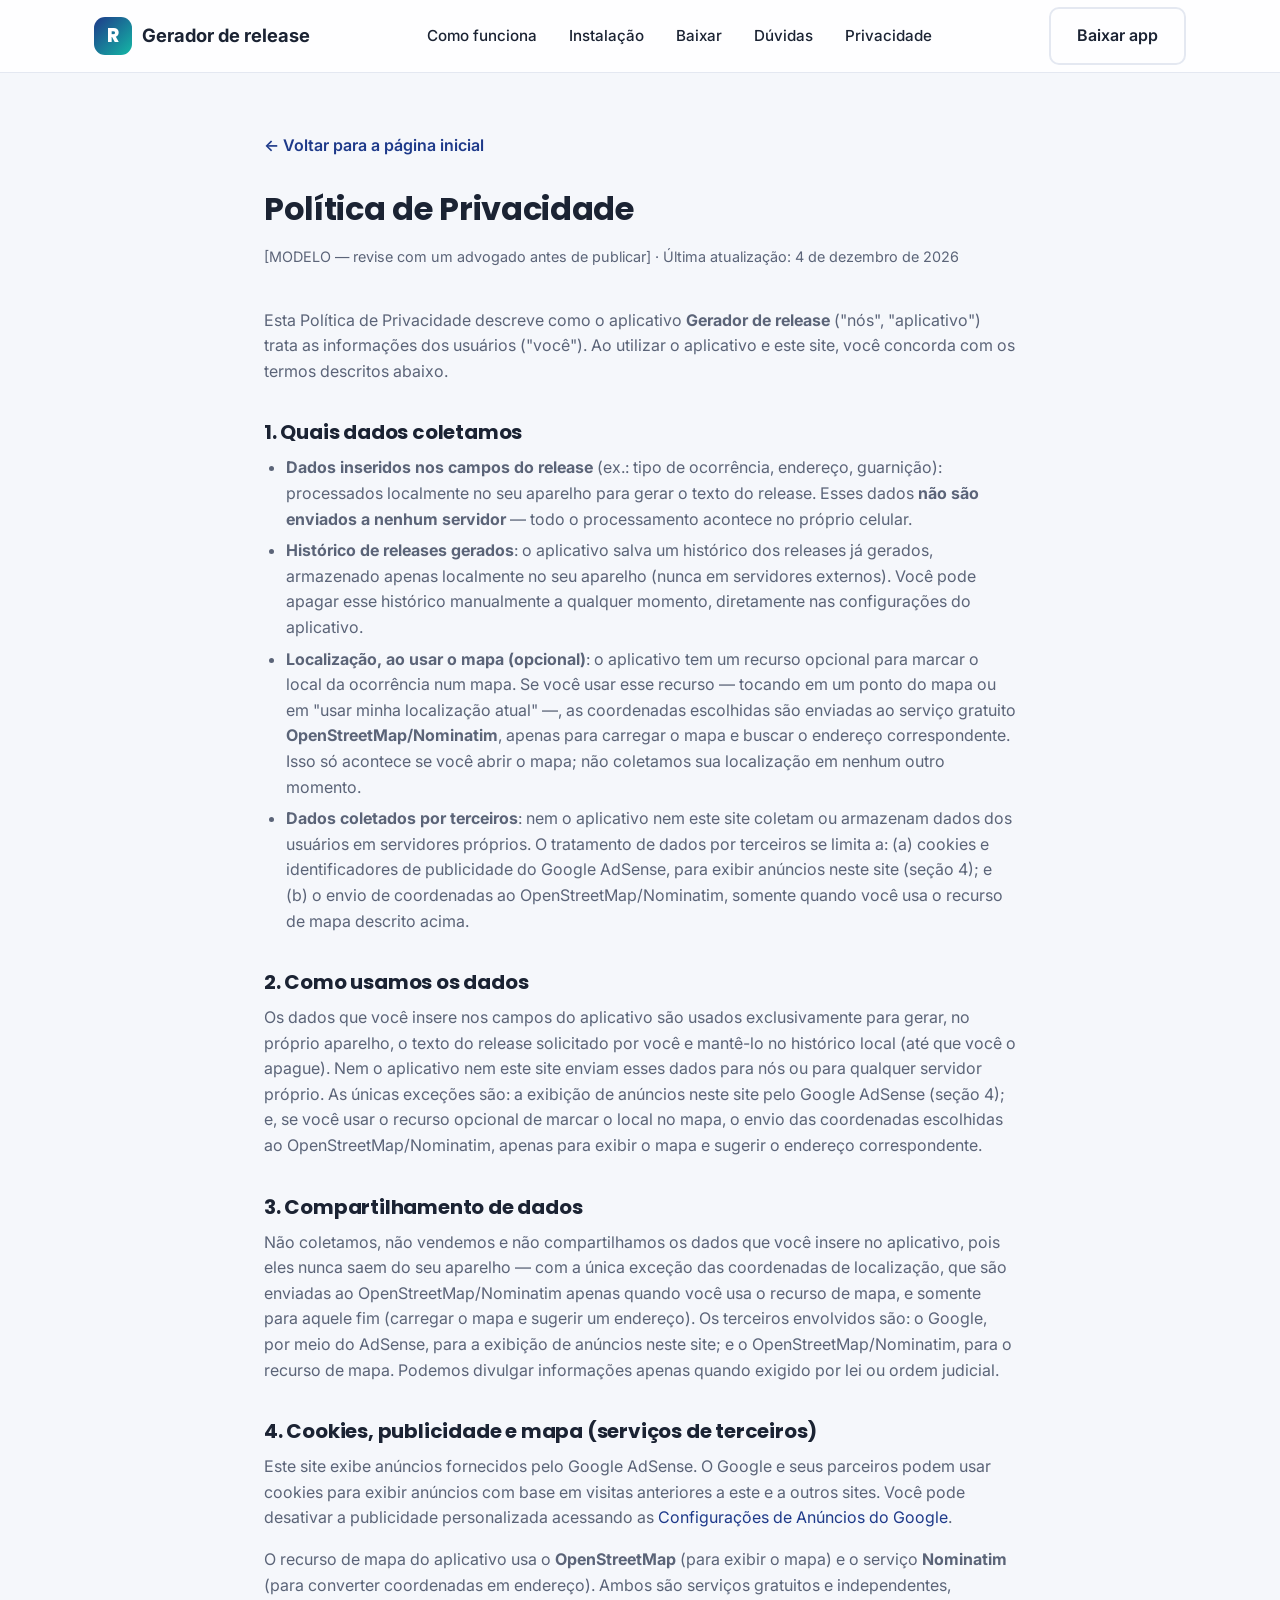
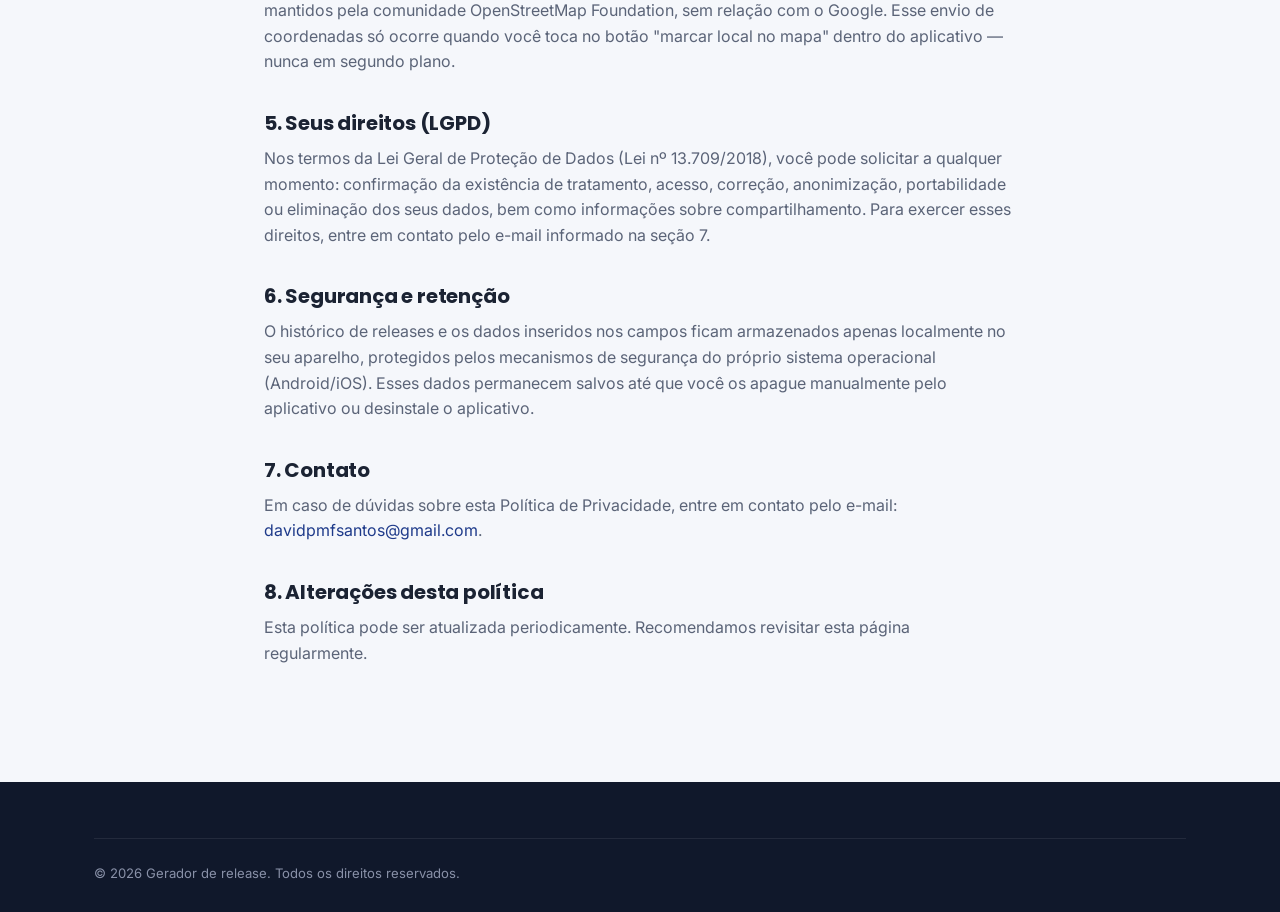
<file: privacidade.html>
<!DOCTYPE html>
<html lang="pt-BR">
<head>
<meta charset="UTF-8">
<meta name="viewport" content="width=device-width, initial-scale=1.0">
<title>Política de Privacidade — Gerador de release</title>
<meta name="description" content="Política de privacidade do aplicativo Gerador de release.">
<link rel="icon" href="data:image/svg+xml,%3Csvg xmlns='http://www.w3.org/2000/svg' viewBox='0 0 100 100'%3E%3Crect width='100' height='100' rx='22' fill='%231E3A8A'/%3E%3Ctext x='50' y='66' font-size='58' font-family='Arial' font-weight='bold' fill='%2314B8A6' text-anchor='middle'%3ER%3C/text%3E%3C/svg%3E">
<link rel="preconnect" href="https://fonts.googleapis.com">
<link rel="preconnect" href="https://fonts.gstatic.com" crossorigin>
<link href="https://fonts.googleapis.com/css2?family=Inter:wght@400;500;600;700&family=Poppins:wght@600;700;800&display=swap" rel="stylesheet">
<link rel="stylesheet" href="assets/css/style.css">

<!-- Google AdSense -->
<script async src="https://pagead2.googlesyndication.com/pagead/js/adsbygoogle.js?client=ca-pub-8274469364423308" crossorigin="anonymous"></script>
</head>
<body>

<header class="site-header">
  <div class="container">
    <a href="index.html" class="brand">
      <span class="brand-mark">R</span>
      Gerador de release
    </a>
    <nav class="main-nav" id="mainNav">
      <a href="index.html#como-funciona">Como funciona</a>
      <a href="index.html#instalacao">Instalação</a>
      <a href="index.html#download">Baixar</a>
      <a href="index.html#faq">Dúvidas</a>
      <a href="privacidade.html">Privacidade</a>
    </nav>
    <div class="nav-cta">
      <a href="index.html#download" class="btn btn-outline">Baixar app</a>
    </div>
    <button class="nav-toggle" id="navToggle" aria-label="Abrir menu">
      <span></span><span></span><span></span>
    </button>
  </div>
</header>

<main class="legal-page">
  <div class="container">
    <a href="index.html" class="back-link">← Voltar para a página inicial</a>

    <h1>Política de Privacidade</h1>
    <p class="updated">
      [MODELO — revise com um advogado antes de publicar] · Última atualização: <span id="updatedDate"></span>
    </p>

    <p>Esta Política de Privacidade descreve como o aplicativo <strong>Gerador de release</strong> ("nós", "aplicativo") trata as informações dos usuários ("você"). Ao utilizar o aplicativo e este site, você concorda com os termos descritos abaixo.</p>

    <h2>1. Quais dados coletamos</h2>
    <ul>
      <li><strong>Dados inseridos nos campos do release</strong> (ex.: tipo de ocorrência, endereço, guarnição): processados localmente no seu aparelho para gerar o texto do release. Esses dados <strong>não são enviados a nenhum servidor</strong> — todo o processamento acontece no próprio celular.</li>
      <li><strong>Histórico de releases gerados</strong>: o aplicativo salva um histórico dos releases já gerados, armazenado apenas localmente no seu aparelho (nunca em servidores externos). Você pode apagar esse histórico manualmente a qualquer momento, diretamente nas configurações do aplicativo.</li>
      <li><strong>Localização, ao usar o mapa (opcional)</strong>: o aplicativo tem um recurso opcional para marcar o local da ocorrência num mapa. Se você usar esse recurso — tocando em um ponto do mapa ou em "usar minha localização atual" —, as coordenadas escolhidas são enviadas ao serviço gratuito <strong>OpenStreetMap/Nominatim</strong>, apenas para carregar o mapa e buscar o endereço correspondente. Isso só acontece se você abrir o mapa; não coletamos sua localização em nenhum outro momento.</li>
      <li><strong>Dados coletados por terceiros</strong>: nem o aplicativo nem este site coletam ou armazenam dados dos usuários em servidores próprios. O tratamento de dados por terceiros se limita a: (a) cookies e identificadores de publicidade do Google AdSense, para exibir anúncios neste site (seção 4); e (b) o envio de coordenadas ao OpenStreetMap/Nominatim, somente quando você usa o recurso de mapa descrito acima.</li>
    </ul>

    <h2>2. Como usamos os dados</h2>
    <p>Os dados que você insere nos campos do aplicativo são usados exclusivamente para gerar, no próprio aparelho, o texto do release solicitado por você e mantê-lo no histórico local (até que você o apague). Nem o aplicativo nem este site enviam esses dados para nós ou para qualquer servidor próprio. As únicas exceções são: a exibição de anúncios neste site pelo Google AdSense (seção 4); e, se você usar o recurso opcional de marcar o local no mapa, o envio das coordenadas escolhidas ao OpenStreetMap/Nominatim, apenas para exibir o mapa e sugerir o endereço correspondente.</p>

    <h2>3. Compartilhamento de dados</h2>
    <p>Não coletamos, não vendemos e não compartilhamos os dados que você insere no aplicativo, pois eles nunca saem do seu aparelho — com a única exceção das coordenadas de localização, que são enviadas ao OpenStreetMap/Nominatim apenas quando você usa o recurso de mapa, e somente para aquele fim (carregar o mapa e sugerir um endereço). Os terceiros envolvidos são: o Google, por meio do AdSense, para a exibição de anúncios neste site; e o OpenStreetMap/Nominatim, para o recurso de mapa. Podemos divulgar informações apenas quando exigido por lei ou ordem judicial.</p>

    <h2>4. Cookies, publicidade e mapa (serviços de terceiros)</h2>
    <p>Este site exibe anúncios fornecidos pelo Google AdSense. O Google e seus parceiros podem usar cookies para exibir anúncios com base em visitas anteriores a este e a outros sites. Você pode desativar a publicidade personalizada acessando as <a href="https://adssettings.google.com/" target="_blank" rel="noopener">Configurações de Anúncios do Google</a>.</p>
    <p>O recurso de mapa do aplicativo usa o <strong>OpenStreetMap</strong> (para exibir o mapa) e o serviço <strong>Nominatim</strong> (para converter coordenadas em endereço). Ambos são serviços gratuitos e independentes, mantidos pela comunidade OpenStreetMap Foundation, sem relação com o Google. Esse envio de coordenadas só ocorre quando você toca no botão "marcar local no mapa" dentro do aplicativo — nunca em segundo plano.</p>

    <h2>5. Seus direitos (LGPD)</h2>
    <p>Nos termos da Lei Geral de Proteção de Dados (Lei nº 13.709/2018), você pode solicitar a qualquer momento: confirmação da existência de tratamento, acesso, correção, anonimização, portabilidade ou eliminação dos seus dados, bem como informações sobre compartilhamento. Para exercer esses direitos, entre em contato pelo e-mail informado na seção 7.</p>

    <h2>6. Segurança e retenção</h2>
    <p>O histórico de releases e os dados inseridos nos campos ficam armazenados apenas localmente no seu aparelho, protegidos pelos mecanismos de segurança do próprio sistema operacional (Android/iOS). Esses dados permanecem salvos até que você os apague manualmente pelo aplicativo ou desinstale o aplicativo.</p>

    <h2>7. Contato</h2>
    <p>Em caso de dúvidas sobre esta Política de Privacidade, entre em contato pelo e-mail: <a href="mailto:davidpmfsantos@gmail.com">davidpmfsantos@gmail.com</a>.</p>

    <h2>8. Alterações desta política</h2>
    <p>Esta política pode ser atualizada periodicamente. Recomendamos revisitar esta página regularmente.</p>
  </div>
</main>

<footer class="site-footer">
  <div class="container">
    <div class="footer-bottom">
      <span>© <span id="year"></span> Gerador de release. Todos os direitos reservados.</span>
    </div>
  </div>
</footer>

<script src="assets/js/main.js"></script>
</body>
</html>
</file>
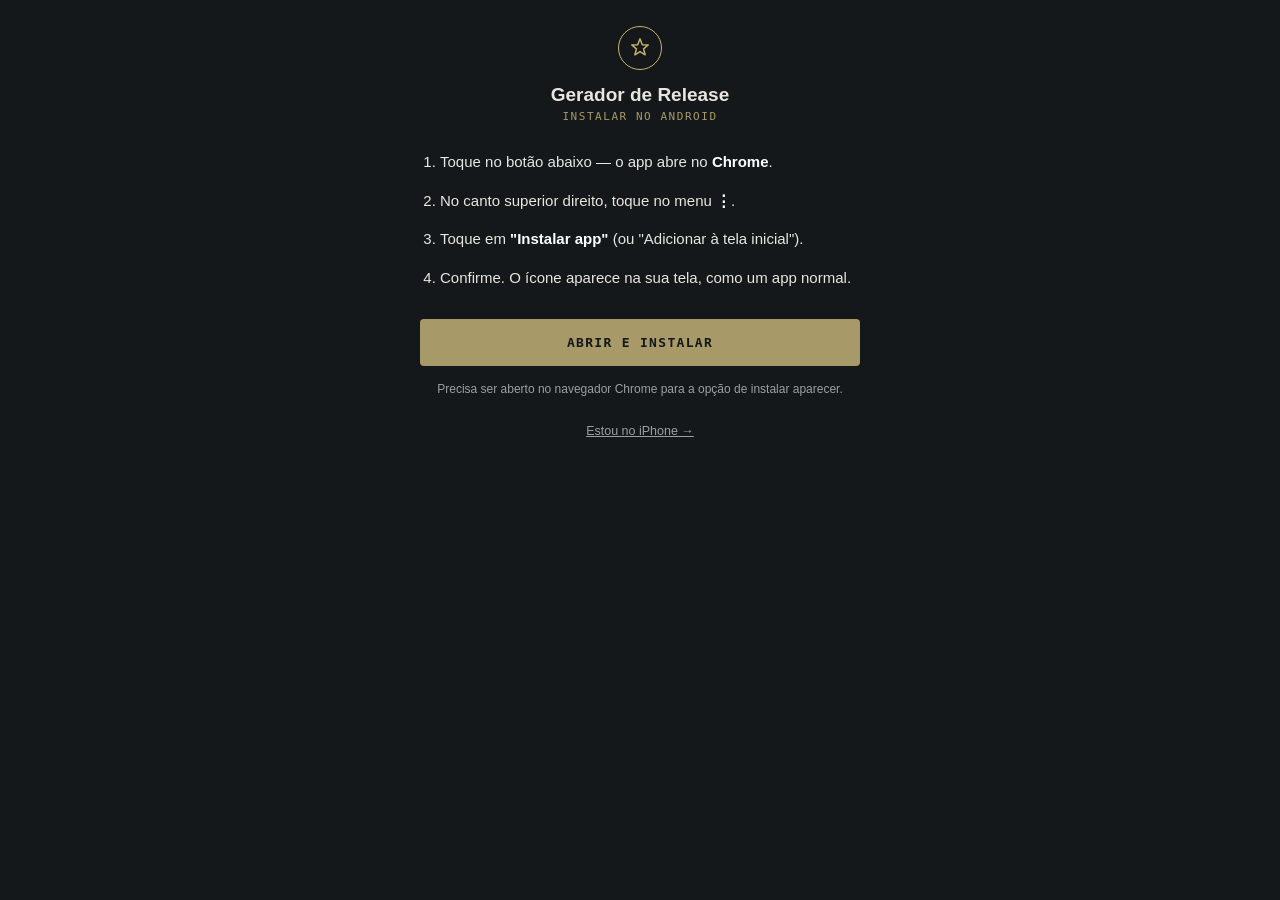
<file: app/android.html>
<!DOCTYPE html>
<html lang="pt-BR">
<head>
<meta charset="UTF-8">
<meta name="viewport" content="width=device-width, initial-scale=1.0">
<title>Instalar no Android — Gerador de Release</title>
<meta name="description" content="Como instalar o Gerador de Release no seu Android.">
<link rel="icon" href="icon-192.png">
<style>
  :root{
    --bg:#14181a; --panel:#1c2225; --line:#33393c;
    --khaki:#a89968; --brass:#c9b26b; --ink:#e8e6df; --ink-dim:#9aa09f;
    --sans:"IBM Plex Sans","Segoe UI",Arial,sans-serif;
    --mono:"IBM Plex Mono","SFMono-Regular",Menlo,Consolas,monospace;
  }
  *{box-sizing:border-box;}
  body{
    margin:0; background:var(--bg); color:var(--ink); font-family:var(--sans);
    padding:26px 20px 60px; max-width:480px; margin-inline:auto;
  }
  .badge{
    width:44px; height:44px; margin:0 auto 14px;
    border-radius:50%; border:1.5px solid var(--brass);
    display:flex; align-items:center; justify-content:center;
  }
  .badge svg{ width:22px; height:22px; color:var(--brass); }
  h1{ text-align:center; font-size:19px; margin:0 0 4px; }
  .platform{
    text-align:center; font-family:var(--mono); font-size:11px;
    letter-spacing:0.14em; text-transform:uppercase; color:var(--khaki);
    margin-bottom:28px;
  }
  ol{ padding-left:20px; margin:0 0 30px; }
  li{ margin-bottom:16px; font-size:15px; line-height:1.5; }
  li b{ color:#fff; }
  .cta{
    display:block; text-align:center; text-decoration:none;
    background:var(--khaki); color:#14181a; font-family:var(--mono);
    font-weight:700; font-size:13px; letter-spacing:0.1em; text-transform:uppercase;
    border-radius:4px; padding:16px; margin-bottom:14px;
  }
  .hint{
    font-size:12px; color:var(--ink-dim); text-align:center; line-height:1.5;
  }
  .switch{
    display:block; text-align:center; margin-top:26px; font-size:12.5px;
    color: var(--ink-dim); text-decoration:underline;
  }
</style>
</head>
<body>

<div class="badge">
  <svg viewBox="0 0 24 24" fill="none" stroke="currentColor" stroke-width="1.6" stroke-linejoin="round">
    <path d="M12 2l2.47 6.36 6.53.42-5.1 4.24 1.7 6.4L12 15.9l-5.6 3.52 1.7-6.4-5.1-4.24 6.53-.42z"/>
  </svg>
</div>
<h1>Gerador de Release</h1>
<div class="platform">Instalar no Android</div>

<ol>
  <li>Toque no botão abaixo — o app abre no <b>Chrome</b>.</li>
  <li>No canto superior direito, toque no menu <b>⋮</b>.</li>
  <li>Toque em <b>"Instalar app"</b> (ou "Adicionar à tela inicial").</li>
  <li>Confirme. O ícone aparece na sua tela, como um app normal.</li>
</ol>

<a class="cta" href="./index.html">Abrir e instalar</a>
<div class="hint">Precisa ser aberto no navegador Chrome para a opção de instalar aparecer.</div>

<a class="switch" href="./ios.html">Estou no iPhone →</a>

</body>
</html>
</file>
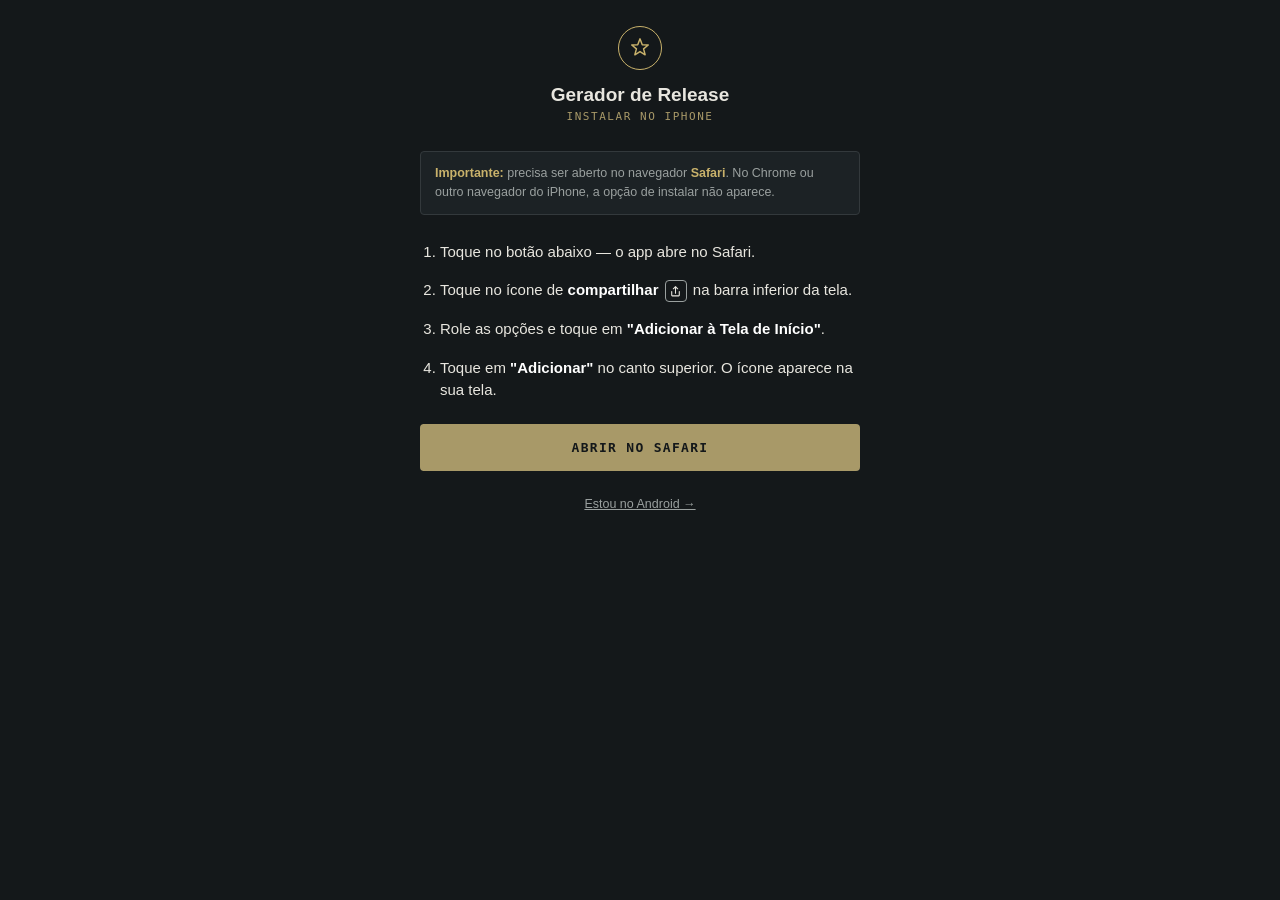
<file: app/ios.html>
<!DOCTYPE html>
<html lang="pt-BR">
<head>
<meta charset="UTF-8">
<meta name="viewport" content="width=device-width, initial-scale=1.0">
<title>Instalar no iPhone — Gerador de Release</title>
<meta name="description" content="Como instalar o Gerador de Release no seu iPhone.">
<link rel="icon" href="icon-192.png">
<style>
  :root{
    --bg:#14181a; --panel:#1c2225; --line:#33393c;
    --khaki:#a89968; --brass:#c9b26b; --ink:#e8e6df; --ink-dim:#9aa09f;
    --sans:"IBM Plex Sans","Segoe UI",Arial,sans-serif;
    --mono:"IBM Plex Mono","SFMono-Regular",Menlo,Consolas,monospace;
  }
  *{box-sizing:border-box;}
  body{
    margin:0; background:var(--bg); color:var(--ink); font-family:var(--sans);
    padding:26px 20px 60px; max-width:480px; margin-inline:auto;
  }
  .badge{
    width:44px; height:44px; margin:0 auto 14px;
    border-radius:50%; border:1.5px solid var(--brass);
    display:flex; align-items:center; justify-content:center;
  }
  .badge svg{ width:22px; height:22px; color:var(--brass); }
  h1{ text-align:center; font-size:19px; margin:0 0 4px; }
  .platform{
    text-align:center; font-family:var(--mono); font-size:11px;
    letter-spacing:0.14em; text-transform:uppercase; color:var(--khaki);
    margin-bottom:28px;
  }
  ol{ padding-left:20px; margin:0 0 22px; }
  li{ margin-bottom:16px; font-size:15px; line-height:1.5; }
  li b{ color:#fff; }
  .icon-inline{
    display:inline-flex; align-items:center; justify-content:center;
    width:22px; height:22px; border:1px solid var(--ink-dim); border-radius:4px;
    vertical-align:middle; margin:0 2px;
  }
  .icon-inline svg{ width:13px; height:13px; }
  .cta{
    display:block; text-align:center; text-decoration:none;
    background:var(--khaki); color:#14181a; font-family:var(--mono);
    font-weight:700; font-size:13px; letter-spacing:0.1em; text-transform:uppercase;
    border-radius:4px; padding:16px; margin-bottom:14px;
  }
  .warn{
    background: var(--panel); border:1px solid var(--line); border-radius:4px;
    padding:12px 14px; font-size:12.5px; color:var(--ink-dim); line-height:1.5;
    margin-bottom:26px;
  }
  .warn b{ color: var(--brass); }
  .switch{
    display:block; text-align:center; margin-top:26px; font-size:12.5px;
    color: var(--ink-dim); text-decoration:underline;
  }
</style>
</head>
<body>

<div class="badge">
  <svg viewBox="0 0 24 24" fill="none" stroke="currentColor" stroke-width="1.6" stroke-linejoin="round">
    <path d="M12 2l2.47 6.36 6.53.42-5.1 4.24 1.7 6.4L12 15.9l-5.6 3.52 1.7-6.4-5.1-4.24 6.53-.42z"/>
  </svg>
</div>
<h1>Gerador de Release</h1>
<div class="platform">Instalar no iPhone</div>

<div class="warn"><b>Importante:</b> precisa ser aberto no navegador <b>Safari</b>. No Chrome ou outro navegador do iPhone, a opção de instalar não aparece.</div>

<ol>
  <li>Toque no botão abaixo — o app abre no Safari.</li>
  <li>Toque no ícone de <b>compartilhar</b>
    <span class="icon-inline">
      <svg viewBox="0 0 24 24" fill="none" stroke="currentColor" stroke-width="2" stroke-linecap="round" stroke-linejoin="round">
        <path d="M12 3v12M8 7l4-4 4 4M5 12v7a1 1 0 0 0 1 1h12a1 1 0 0 0 1-1v-7"/>
      </svg>
    </span>
    na barra inferior da tela.
  </li>
  <li>Role as opções e toque em <b>"Adicionar à Tela de Início"</b>.</li>
  <li>Toque em <b>"Adicionar"</b> no canto superior. O ícone aparece na sua tela.</li>
</ol>

<a class="cta" href="./index.html">Abrir no Safari</a>

<a class="switch" href="./android.html">Estou no Android →</a>

</body>
</html>
</file>
<file: assets/css/style.css>
/* ===================================================================
   Gerador de release — folha de estilos principal
   Paleta: azul institucional + verde (Android) + preto (iOS)
   =================================================================== */

:root{
  --primary: #1E3A8A;
  --primary-dark: #142a63;
  --primary-light: #3B5FCB;
  --accent: #14B8A6;
  --accent-dark: #0F9488;
  --android: #2FAE60;
  --android-dark: #23924e;
  --ios: #111827;
  --ios-dark: #000000;

  --bg: #F5F7FB;
  --surface: #FFFFFF;
  --text: #1B2333;
  --text-muted: #5B6478;
  --border: #E4E8F1;

  --radius-sm: 10px;
  --radius: 18px;
  --radius-lg: 28px;
  --shadow-sm: 0 2px 8px rgba(19, 26, 64, 0.06);
  --shadow: 0 12px 32px rgba(19, 26, 64, 0.10);
  --shadow-lg: 0 24px 60px rgba(19, 26, 64, 0.16);

  --container: 1140px;
}

*, *::before, *::after{ box-sizing: border-box; }

html{ scroll-behavior: smooth; }

body{
  margin: 0;
  font-family: 'Inter', -apple-system, BlinkMacSystemFont, 'Segoe UI', Roboto, sans-serif;
  color: var(--text);
  background: var(--bg);
  line-height: 1.6;
  -webkit-font-smoothing: antialiased;
}

h1, h2, h3, h4{
  font-family: 'Poppins', 'Inter', sans-serif;
  line-height: 1.25;
  margin: 0 0 .5em;
  letter-spacing: -0.01em;
}

p{ margin: 0 0 1em; }
a{ color: var(--primary); text-decoration: none; }
img{ max-width: 100%; display: block; }
ul{ margin: 0; padding: 0; list-style: none; }

.container{
  max-width: var(--container);
  margin: 0 auto;
  padding: 0 24px;
}

section{ padding: 88px 0; }

.section-tag{
  display: inline-block;
  font-size: .8rem;
  font-weight: 700;
  letter-spacing: .08em;
  text-transform: uppercase;
  color: var(--accent-dark);
  background: rgba(20,184,166,.1);
  padding: 6px 14px;
  border-radius: 100px;
  margin-bottom: 16px;
}

.section-head{
  max-width: 640px;
  margin: 0 auto 56px;
  text-align: center;
}

.section-head h2{ font-size: clamp(1.7rem, 3vw, 2.4rem); }
.section-head p{ color: var(--text-muted); font-size: 1.05rem; }

/* ---------- Botões ---------- */
.btn{
  display: inline-flex;
  align-items: center;
  justify-content: center;
  gap: 10px;
  padding: 14px 26px;
  border-radius: var(--radius-sm);
  font-weight: 600;
  font-size: 1rem;
  cursor: pointer;
  border: 2px solid transparent;
  transition: transform .15s ease, box-shadow .15s ease, background .15s ease;
  white-space: nowrap;
}
.btn:hover{ transform: translateY(-2px); }
.btn svg{ width: 20px; height: 20px; flex-shrink: 0; }

.btn-primary{ background: var(--accent); color: #fff; box-shadow: 0 8px 20px rgba(20,184,166,.35); }
.btn-primary:hover{ background: var(--accent-dark); }

.btn-ghost{ background: transparent; border-color: rgba(255,255,255,.4); color: #fff; }
.btn-ghost:hover{ background: rgba(255,255,255,.12); }

.btn-android{ background: var(--android); color: #fff; }
.btn-android:hover{ background: var(--android-dark); }

.btn-ios{ background: var(--ios); color: #fff; }
.btn-ios:hover{ background: var(--ios-dark); }

.btn-outline{ background: transparent; border-color: var(--border); color: var(--text); }
.btn-outline:hover{ border-color: var(--primary); color: var(--primary); }

.btn-block{ width: 100%; }

/* ---------- Header ---------- */
.site-header{
  position: sticky;
  top: 0;
  z-index: 50;
  background: rgba(255,255,255,.85);
  backdrop-filter: saturate(180%) blur(12px);
  border-bottom: 1px solid var(--border);
}
.site-header .container{
  display: flex;
  align-items: center;
  justify-content: space-between;
  height: 72px;
}
.brand{ display: flex; align-items: center; gap: 10px; font-weight: 700; font-size: 1.15rem; color: var(--text); }
.brand-mark{
  width: 38px; height: 38px; border-radius: 11px;
  background: linear-gradient(135deg, var(--primary), var(--accent));
  display: flex; align-items: center; justify-content: center;
  color: #fff; font-weight: 800; font-family: 'Poppins', sans-serif;
}
.main-nav{ display: flex; align-items: center; gap: 32px; }
.main-nav a{ color: var(--text); font-weight: 500; font-size: .95rem; }
.main-nav a:hover{ color: var(--primary); }
.nav-cta{ display: flex; gap: 12px; }
.nav-toggle{ display: none; }

@media (max-width: 860px){
  .main-nav{
    position: fixed; inset: 72px 0 0 0; background: #fff;
    flex-direction: column; padding: 32px 24px; gap: 20px;
    transform: translateY(-8px); opacity: 0; pointer-events: none;
    transition: opacity .2s ease, transform .2s ease;
  }
  .main-nav.open{ opacity: 1; transform: translateY(0); pointer-events: auto; }
  .nav-cta{ display: none; }
  .nav-toggle{
    display: flex; flex-direction: column; gap: 5px; background: none; border: none; cursor: pointer; padding: 8px;
  }
  .nav-toggle span{ width: 22px; height: 2px; background: var(--text); border-radius: 2px; }
}

/* ---------- Hero ---------- */
.hero{
  background: radial-gradient(ellipse at top right, #2b4dad 0%, var(--primary) 45%, var(--primary-dark) 100%);
  color: #fff;
  padding: 90px 0 70px;
  overflow: hidden;
  position: relative;
}
.hero .container{
  display: grid;
  grid-template-columns: 1.05fr .95fr;
  gap: 48px;
  align-items: center;
}
.hero-badge{
  display: inline-flex; align-items: center; gap: 8px;
  background: rgba(255,255,255,.12); border: 1px solid rgba(255,255,255,.2);
  padding: 6px 14px; border-radius: 100px; font-size: .82rem; font-weight: 600; margin-bottom: 22px;
}
.hero h1{ font-size: clamp(2.1rem, 4.2vw, 3.2rem); }
.hero-sub{ font-size: 1.1rem; color: rgba(255,255,255,.85); max-width: 480px; }
.hero-actions{ display: flex; flex-wrap: wrap; gap: 14px; margin: 30px 0; }
.hero-meta{ display: flex; gap: 28px; flex-wrap: wrap; margin-top: 10px; }
.hero-meta div strong{ display: block; font-size: 1.3rem; }
.hero-meta div span{ font-size: .85rem; color: rgba(255,255,255,.7); }

/* Mockup do telefone (feito só em CSS/SVG, sem imagens externas) */
.phone-mock{
  position: relative;
  margin: 0 auto;
  width: 260px;
  background: #0d1117;
  border-radius: 38px;
  padding: 14px;
  box-shadow: var(--shadow-lg);
  transform: rotate(2deg);
}
.phone-mock::before{
  content: "";
  position: absolute; top: 14px; left: 50%; transform: translateX(-50%);
  width: 70px; height: 18px; background: #0d1117; border-radius: 0 0 14px 14px;
}
.phone-screen{
  background: #fff; border-radius: 26px; overflow: hidden; padding: 28px 16px 16px;
  min-height: 460px;
}
.phone-screen h4{ font-size: .8rem; color: var(--text-muted); text-transform: uppercase; letter-spacing: .06em; margin-bottom: 12px; }
.mock-field{ background: var(--bg); border: 1px solid var(--border); border-radius: 10px; padding: 10px 12px; margin-bottom: 10px; font-size: .78rem; color: var(--text-muted); }
.mock-field b{ display: block; color: var(--text); font-size: .82rem; margin-bottom: 2px; }
.mock-btn{ background: var(--accent); color: #fff; text-align: center; border-radius: 10px; padding: 11px; font-weight: 700; font-size: .85rem; margin-top: 16px; }
.mock-output{ margin-top: 14px; background: #eafaf3; border: 1px dashed var(--android); border-radius: 10px; padding: 10px 12px; font-size: .72rem; color: #1c5f39; font-family: 'SFMono-Regular', Consolas, monospace; }

/* ---------- Espaços de anúncio ---------- */
.ad-slot{
  max-width: var(--container);
  margin: 0 auto;
  padding: 0 24px;
}
.ad-slot .ad-inner{
  border: 1.5px dashed #C7CEDD;
  border-radius: var(--radius);
  min-height: 100px;
  display: flex;
  align-items: center;
  justify-content: center;
  color: #9199AC;
  font-size: .82rem;
  font-weight: 600;
  letter-spacing: .04em;
  text-transform: uppercase;
  background: #FBFCFE;
  text-align: center;
  padding: 20px;
}
.ad-slot--section{ padding: 44px 24px; }

/* ---------- Recursos ---------- */
.features-grid{
  display: grid;
  grid-template-columns: repeat(auto-fit, minmax(240px, 1fr));
  gap: 24px;
}
.feature-card{
  background: var(--surface);
  border: 1px solid var(--border);
  border-radius: var(--radius);
  padding: 30px 26px;
  box-shadow: var(--shadow-sm);
  transition: transform .15s ease, box-shadow .15s ease;
}
.feature-card:hover{ transform: translateY(-4px); box-shadow: var(--shadow); }
.feature-icon{
  width: 52px; height: 52px; border-radius: 14px;
  background: rgba(30,58,138,.08);
  display: flex; align-items: center; justify-content: center;
  margin-bottom: 18px; color: var(--primary);
}
.feature-icon svg{ width: 26px; height: 26px; }
.feature-card h3{ font-size: 1.1rem; }
.feature-card p{ color: var(--text-muted); font-size: .95rem; margin-bottom: 0; }

/* ---------- Como funciona (passo a passo) ---------- */
.steps{
  display: grid;
  grid-template-columns: repeat(auto-fit, minmax(230px, 1fr));
  gap: 28px;
  counter-reset: step;
}
.step-card{
  position: relative;
  background: var(--surface);
  border: 1px solid var(--border);
  border-radius: var(--radius);
  padding: 32px 24px 24px;
  box-shadow: var(--shadow-sm);
}
.step-num{
  position: absolute; top: -18px; left: 24px;
  width: 40px; height: 40px; border-radius: 50%;
  background: var(--accent); color: #fff; font-family: 'Poppins', sans-serif;
  font-weight: 700; display: flex; align-items: center; justify-content: center;
  box-shadow: 0 6px 16px rgba(20,184,166,.4);
}
.step-card h3{ font-size: 1.05rem; margin-top: 6px; }
.step-card p{ color: var(--text-muted); font-size: .93rem; margin-bottom: 0; }

/* ---------- Instalação (abas) ---------- */
.install-tabs{ display: flex; justify-content: center; gap: 12px; margin-bottom: 40px; flex-wrap: wrap; }
.tab-btn{
  display: inline-flex; align-items: center; gap: 8px;
  padding: 12px 22px; border-radius: 100px; border: 2px solid var(--border);
  background: var(--surface); font-weight: 600; cursor: pointer; color: var(--text-muted);
  font-size: .95rem; transition: all .15s ease;
}
.tab-btn svg{ width: 18px; height: 18px; }
.tab-btn.active{ border-color: transparent; color: #fff; }
.tab-btn[data-tab="android"].active{ background: var(--android); }
.tab-btn[data-tab="ios"].active{ background: var(--ios); }

.tab-panel{ display: none; }
.tab-panel.active{ display: block; animation: fadeIn .25s ease; }
@keyframes fadeIn{ from{ opacity: 0; transform: translateY(6px);} to{ opacity: 1; transform: translateY(0);} }

.install-card{
  background: var(--surface); border: 1px solid var(--border); border-radius: var(--radius-lg);
  padding: 40px; box-shadow: var(--shadow-sm);
  display: grid; grid-template-columns: 1fr 1fr; gap: 40px; align-items: start;
}
@media (max-width: 780px){ .install-card{ grid-template-columns: 1fr; } }

.install-list{ counter-reset: inst; }
.install-list li{
  counter-increment: inst;
  position: relative;
  padding: 4px 0 20px 42px;
  border-left: 2px solid var(--border);
  margin-left: 15px;
}
.install-list li:last-child{ border-left-color: transparent; padding-bottom: 0; }
.install-list li::before{
  content: counter(inst);
  position: absolute; left: -17px; top: 0;
  width: 32px; height: 32px; border-radius: 50%;
  background: var(--bg); border: 2px solid var(--primary); color: var(--primary);
  font-weight: 700; font-size: .85rem;
  display: flex; align-items: center; justify-content: center;
}
.install-list strong{ display: block; margin-bottom: 2px; }
.install-list span{ color: var(--text-muted); font-size: .92rem; }

.install-note{
  background: #FFF7E6; border: 1px solid #FCE3A6; color: #8A5D00;
  border-radius: var(--radius-sm); padding: 16px 18px; font-size: .9rem; margin-top: 24px;
}
.install-note strong{ display: block; margin-bottom: 4px; }

.install-side{
  background: var(--bg); border-radius: var(--radius); padding: 24px; text-align: center;
}
.install-side .btn{ margin-top: 16px; }
.qr-box{
  width: 150px; height: 150px; margin: 0 auto 16px; background: #fff; border-radius: 14px;
  border: 1px solid var(--border); display: flex; align-items: center; justify-content: center; color: var(--text-muted);
  font-size: .75rem; padding: 10px; text-align: center;
}

/* ---------- Download final ---------- */
.download-cta{
  background: linear-gradient(120deg, var(--primary-dark), var(--primary));
  border-radius: var(--radius-lg);
  padding: 64px 40px;
  text-align: center;
  color: #fff;
}
.download-cta h2{ color: #fff; }
.download-cta p{ color: rgba(255,255,255,.8); max-width: 520px; margin: 0 auto 30px; }
.download-buttons{ display: flex; justify-content: center; gap: 16px; flex-wrap: wrap; }

/* ---------- FAQ ---------- */
.faq-list{ max-width: 760px; margin: 0 auto; }
.faq-item{ border-bottom: 1px solid var(--border); }
.faq-q{
  width: 100%; text-align: left; background: none; border: none; cursor: pointer;
  padding: 22px 0; font-family: 'Poppins', sans-serif; font-weight: 600; font-size: 1rem; color: var(--text);
  display: flex; justify-content: space-between; align-items: center; gap: 16px;
}
.faq-q svg{ width: 20px; height: 20px; flex-shrink: 0; transition: transform .2s ease; color: var(--primary); }
.faq-item.open .faq-q svg{ transform: rotate(45deg); }
.faq-a{ max-height: 0; overflow: hidden; transition: max-height .25s ease; color: var(--text-muted); font-size: .95rem; }
.faq-item.open .faq-a{ max-height: 240px; }
.faq-a p{ padding-bottom: 22px; margin: 0; }

/* ---------- Footer ---------- */
.site-footer{ background: #10182B; color: #B9C0D4; padding: 56px 0 28px; }
.footer-grid{ display: grid; grid-template-columns: 2fr 1fr 1fr; gap: 40px; margin-bottom: 40px; }
@media (max-width: 700px){ .footer-grid{ grid-template-columns: 1fr; } }
.footer-grid h4{ color: #fff; font-size: .95rem; margin-bottom: 16px; }
.footer-grid li{ margin-bottom: 10px; font-size: .92rem; }
.footer-grid a{ color: #B9C0D4; }
.footer-grid a:hover{ color: #fff; }
.footer-brand p{ color: #8991A8; font-size: .9rem; max-width: 320px; }
.footer-bottom{
  border-top: 1px solid rgba(255,255,255,.08); padding-top: 24px;
  display: flex; justify-content: space-between; flex-wrap: wrap; gap: 12px;
  font-size: .82rem; color: #8991A8;
}

/* ---------- Página de política de privacidade ---------- */
.legal-page{ padding: 60px 0 100px; }
.legal-page .container{ max-width: 800px; }
.legal-page h1{ font-size: 2rem; }
.legal-page .updated{ color: var(--text-muted); font-size: .9rem; margin-bottom: 40px; }
.legal-page h2{ font-size: 1.25rem; margin-top: 36px; }
.legal-page p, .legal-page li{ color: var(--text-muted); }
.legal-page ul{ list-style: disc; padding-left: 22px; margin-bottom: 1em; }
.legal-page li{ margin-bottom: 6px; }
.back-link{ display: inline-flex; align-items: center; gap: 6px; margin-bottom: 30px; font-weight: 600; }
</file>
